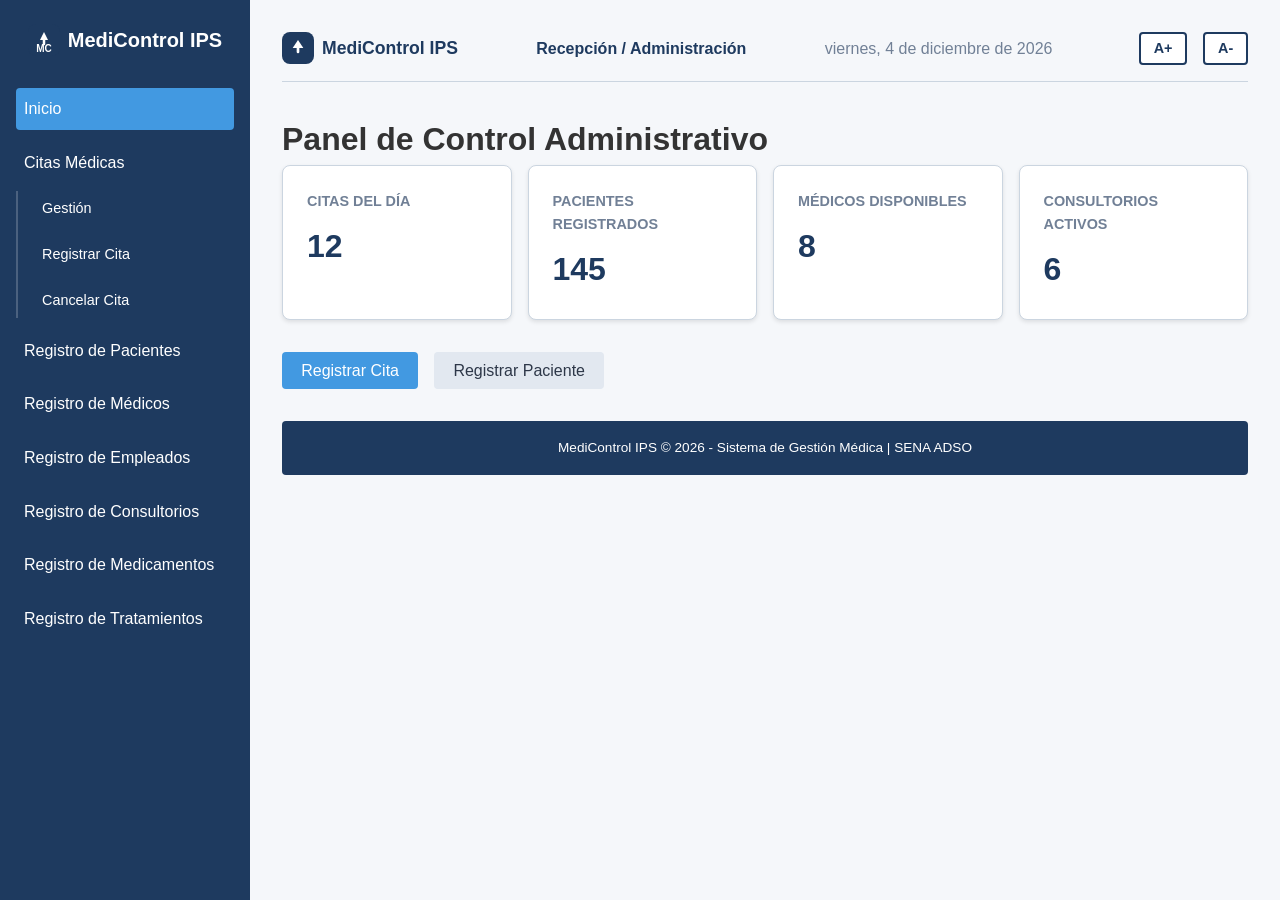
<file: index.html>
<!DOCTYPE html>
<html lang="es">
<head>
  <meta charset="UTF-8">
  <meta name="viewport" content="width=device-width, initial-scale=1.0">
  <title>MediControl IPS - Panel de Control</title>
  <link rel="stylesheet" href="css/styles.css">
</head>
<body>
  <div class="layout">
    <aside class="sidebar">
      <div class="logo-container">
        <svg class="logo-svg" viewBox="0 0 32 32" fill="none" xmlns="http://www.w3.org/2000/svg" aria-label="Logo MediControl IPS">
          <rect width="32" height="32" rx="8" fill="#1E3A5F"/>
          <path d="M16 8L20 16L12 16Z" fill="#FFFFFF"/>
          <path d="M16 12L16 20" stroke="#FFFFFF" stroke-width="2.5" stroke-linecap="round"/>
          <text x="16" y="28" font-family="Arial" font-size="10" font-weight="bold" fill="#FFFFFF" text-anchor="middle">MC</text>
        </svg>
        <span class="logo-texto">MediControl IPS</span>
      </div>
      <nav>
        <ul>
          <li><a href="index.html" class="menu-opcion activa">Inicio</a></li>
          <li>
            <a href="#" class="menu-opcion">Citas Médicas</a>
            <ul class="submenu">
              <li><a href="citas.html" class="menu-opcion">Gestión</a></li>
              <li><a href="registrar-cita.html" class="menu-opcion">Registrar Cita</a></li>
              <li><a href="cancelar-cita.html" class="menu-opcion">Cancelar Cita</a></li>
            </ul>
          </li>
          <li><a href="registrar-paciente.html" class="menu-opcion">Registro de Pacientes</a></li>
          <li><a href="registrar-medico.html" class="menu-opcion">Registro de Médicos</a></li>
          <li><a href="registrar-empleado.html" class="menu-opcion">Registro de Empleados</a></li>
          <li><a href="registrar-consultorio.html" class="menu-opcion">Registro de Consultorios</a></li>
          <li><a href="registrar-medicamento.html" class="menu-opcion">Registro de Medicamentos</a></li>
          <li><a href="registrar-tratamiento.html" class="menu-opcion">Registro de Tratamientos</a></li>
        </ul>
      </nav>
    </aside>

    <main class="contenido-principal">
      <header class="header">
        <div class="marca">
          <svg class="logo-svg" viewBox="0 0 24 24" fill="none" xmlns="http://www.w3.org/2000/svg" aria-label="Logo MediControl IPS">
            <rect width="24" height="24" rx="6" fill="#1E3A5F"/>
            <path d="M12 6L16 12L8 12Z" fill="#FFFFFF"/>
            <path d="M12 9L12 15" stroke="#FFFFFF" stroke-width="2" stroke-linecap="round"/>
          </svg>
          <span>MediControl IPS</span>
        </div>
        <div class="usuario">Recepción / Administración</div>
        <div class="fecha" id="fecha"></div>
        <div class="controles-acceso">
          <button class="btn-accesibilidad" id="btn-aumentar" title="Aumentar tamaño de texto (A+)">A+</button>
          <button class="btn-accesibilidad" id="btn-disminuir" title="Reducir tamaño de texto (A-)">A-</button>
        </div>
      </header>

      <h1>Panel de Control Administrativo</h1>

      <section class="metricas">
        <div class="tarjeta">
          <h3>Citas del Día</h3>
          <p class="valor">12</p>
        </div>
        <div class="tarjeta">
          <h3>Pacientes Registrados</h3>
          <p class="valor">145</p>
        </div>
        <div class="tarjeta">
          <h3>Médicos Disponibles</h3>
          <p class="valor">8</p>
        </div>
        <div class="tarjeta">
          <h3>Consultorios Activos</h3>
          <p class="valor">6</p>
        </div>
      </section>

      <section class="accesos-rapidos">
        <button class="btn-primario">Registrar Cita</button>
        <button class="btn-secundario">Registrar Paciente</button>
      </section>

      <footer class="pie-pagina"><p>MediControl IPS &copy; 2026 - Sistema de Gestión Médica | SENA ADSO</p></footer>
    </main>
  </div>

  <script>
    document.getElementById('fecha').textContent = new Date().toLocaleDateString('es-ES', {
      weekday: 'long',
      year: 'numeric',
      month: 'long',
      day: 'numeric'
    });

    const btnAumentar = document.getElementById('btn-aumentar');
    const btnDisminuir = document.getElementById('btn-disminuir');

    btnAumentar.addEventListener('click', function() {
      document.body.classList.remove('font-size-disminuido');
      document.body.classList.add('font-size-aumentado');
    });

    btnDisminuir.addEventListener('click', function() {
      document.body.classList.remove('font-size-aumentado');
      document.body.classList.add('font-size-disminuido');
    });
  </script>
</body>
</html>
</file>
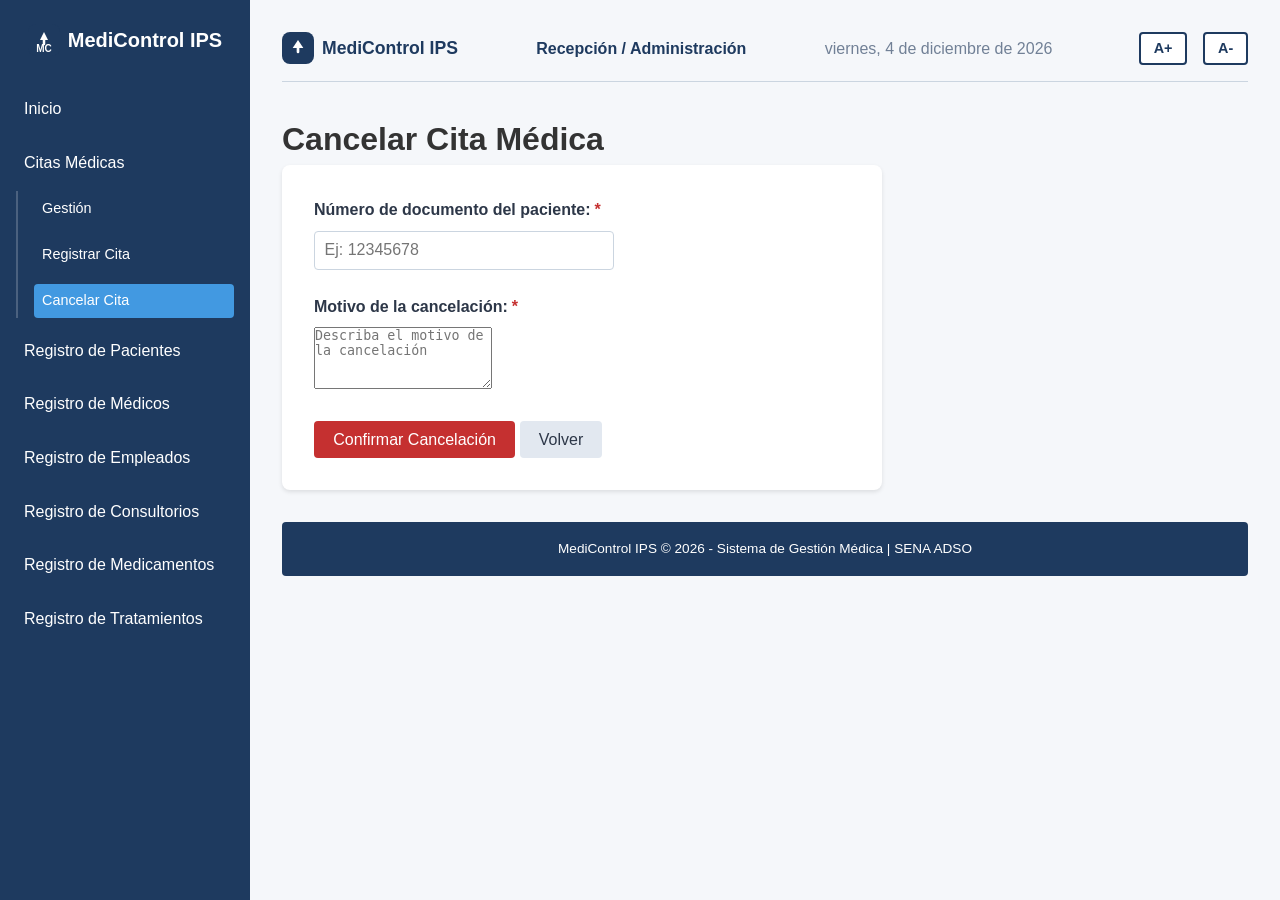
<file: cancelar-cita.html>
<!DOCTYPE html>
<html lang="es">
<head>
  <meta charset="UTF-8">
  <meta name="viewport" content="width=device-width, initial-scale=1.0">
  <title>MediControl IPS - Cancelar Cita</title>
  <link rel="stylesheet" href="css/styles.css">
</head>
<body>
  <div class="layout">
    <aside class="sidebar">
      <div class="logo-container">
        <svg class="logo-svg" viewBox="0 0 32 32" fill="none" xmlns="http://www.w3.org/2000/svg" aria-label="Logo MediControl IPS">
          <rect width="32" height="32" rx="8" fill="#1E3A5F"/>
          <path d="M16 8L20 16L12 16Z" fill="#FFFFFF"/>
          <path d="M16 12L16 20" stroke="#FFFFFF" stroke-width="2.5" stroke-linecap="round"/>
          <text x="16" y="28" font-family="Arial" font-size="10" font-weight="bold" fill="#FFFFFF" text-anchor="middle">MC</text>
        </svg>
        <span class="logo-texto">MediControl IPS</span>
      </div>
      <nav>
        <ul>
          <li><a href="index.html" class="menu-opcion">Inicio</a></li>
          <li>
            <a href="#" class="menu-opcion">Citas Médicas</a>
            <ul class="submenu">
              <li><a href="citas.html" class="menu-opcion">Gestión</a></li>
              <li><a href="registrar-cita.html" class="menu-opcion">Registrar Cita</a></li>
              <li><a href="cancelar-cita.html" class="menu-opcion activa">Cancelar Cita</a></li>
            </ul>
          </li>
          <li><a href="registrar-paciente.html" class="menu-opcion">Registro de Pacientes</a></li>
          <li><a href="registrar-medico.html" class="menu-opcion">Registro de Médicos</a></li>
          <li><a href="registrar-empleado.html" class="menu-opcion">Registro de Empleados</a></li>
          <li><a href="registrar-consultorio.html" class="menu-opcion">Registro de Consultorios</a></li>
          <li><a href="registrar-medicamento.html" class="menu-opcion">Registro de Medicamentos</a></li>
          <li><a href="registrar-tratamiento.html" class="menu-opcion">Registro de Tratamientos</a></li>
        </ul>
      </nav>
    </aside>

    <main class="contenido-principal">
      <header class="header">
        <div class="marca">
          <svg class="logo-svg" viewBox="0 0 24 24" fill="none" xmlns="http://www.w3.org/2000/svg" aria-label="Logo MediControl IPS">
            <rect width="24" height="24" rx="6" fill="#1E3A5F"/>
            <path d="M12 6L16 12L8 12Z" fill="#FFFFFF"/>
            <path d="M12 9L12 15" stroke="#FFFFFF" stroke-width="2" stroke-linecap="round"/>
          </svg>
          <span>MediControl IPS</span>
        </div>
        <div class="usuario">Recepción / Administración</div>
        <div class="fecha" id="fecha"></div>
        <div class="controles-acceso">
          <button class="btn-accesibilidad" id="btn-aumentar" title="Aumentar tamaño de texto (A+)">A+</button>
          <button class="btn-accesibilidad" id="btn-disminuir" title="Reducir tamaño de texto (A-)">A-</button>
        </div>
      </header>

      <h1>Cancelar Cita Médica</h1>

      <div class="formulario">
        <form id="form-cancelar-cita">
          <div class="form-group">
            <label for="documento-buscar">Número de documento del paciente:<span class="asterisco-requerido">*</span></label>
            <input type="text" id="documento-buscar" name="documento-buscar" placeholder="Ej: 12345678" required>
          </div>
          <div class="form-group">
            <label for="motivo-cancelacion">Motivo de la cancelación:<span class="asterisco-requerido">*</span></label>
            <textarea id="motivo-cancelacion" name="motivo-cancelacion" rows="4" placeholder="Describa el motivo de la cancelación" required></textarea>
          </div>
          <div class="form-acciones">
            <button type="submit" class="btn-advertencia">Confirmar Cancelación</button>
            <button type="button" class="btn-secundario" onclick="location.href='citas.html'">Volver</button>
          </div>
        </form>
      </div>

      <div class="modal" id="modal-confirmacion">
        <div class="modal-contenido">
          <div class="modal-exito-icon" style="color:var(--color-error);">!</div>
          <div class="modal-mensaje">¿Confirma la cancelación de la cita?</div>
          <div class="modal-acciones">
            <button class="btn-advertencia" onclick="confirmarCancelacion()">Sí, Cancelar</button>
            <button class="btn-secundario" onclick="cerrarModal()">No, Volver</button>
          </div>
        </div>
      </div>

      <footer class="pie-pagina"><p>MediControl IPS &copy; 2026 - Sistema de Gestión Médica | SENA ADSO</p></footer>
    </main>
  </div>

  <script>
    document.getElementById('fecha').textContent = new Date().toLocaleDateString('es-ES', {
      weekday: 'long',
      year: 'numeric',
      month: 'long',
      day: 'numeric'
    });

    const btnAumentar = document.getElementById('btn-aumentar');
    const btnDisminuir = document.getElementById('btn-disminuir');

    btnAumentar.addEventListener('click', function() {
      document.body.classList.remove('font-size-disminuido');
      document.body.classList.add('font-size-aumentado');
    });

    btnDisminuir.addEventListener('click', function() {
      document.body.classList.remove('font-size-aumentado');
      document.body.classList.add('font-size-disminuido');
    });

    const modal = document.getElementById('modal-confirmacion');

    function cerrarModal() {
      modal.classList.remove('activo');
    }

    function confirmarCancelacion() {
      const motivo = document.getElementById('motivo-cancelacion').value.trim();
      if (!motivo) {
        alert('Debe ingresar un motivo de cancelación');
        return;
      }
      alert('La cita ha sido cancelada exitosamente.');
      modal.classList.remove('activo');
      location.href = 'citas.html';
    }

    document.getElementById('form-cancelar-cita').addEventListener('submit', function(e) {
      e.preventDefault();
      modal.classList.add('activo');
    });
  </script>
</body>
</html>
</file>
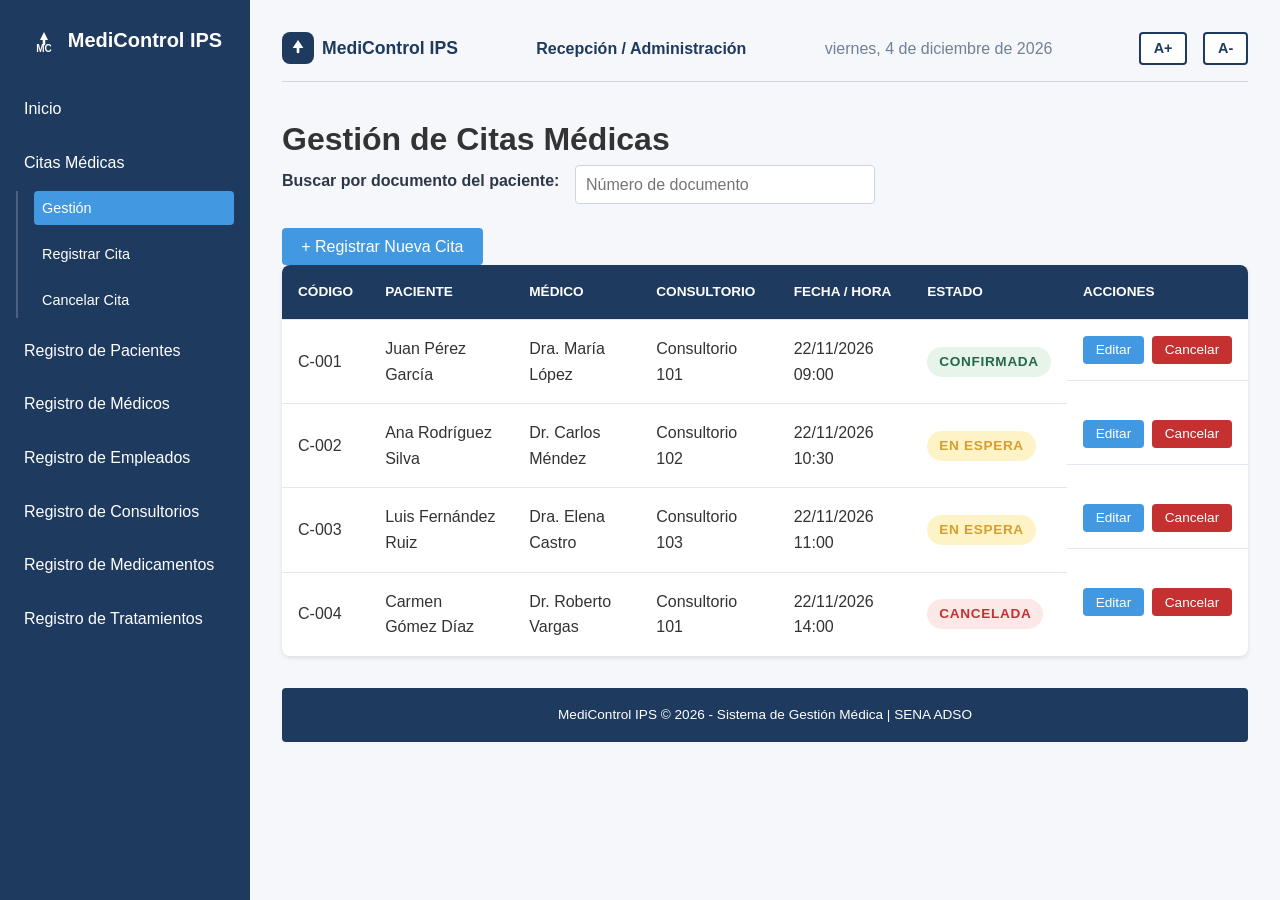
<file: citas.html>
<!DOCTYPE html>
<html lang="es">
<head>
  <meta charset="UTF-8">
  <meta name="viewport" content="width=device-width, initial-scale=1.0">
  <title>MediControl IPS - Gestión de Citas</title>
  <link rel="stylesheet" href="css/styles.css">
</head>
<body>
  <div class="layout">
    <aside class="sidebar">
      <div class="logo-container">
        <svg class="logo-svg" viewBox="0 0 32 32" fill="none" xmlns="http://www.w3.org/2000/svg" aria-label="Logo MediControl IPS">
          <rect width="32" height="32" rx="8" fill="#1E3A5F"/>
          <path d="M16 8L20 16L12 16Z" fill="#FFFFFF"/>
          <path d="M16 12L16 20" stroke="#FFFFFF" stroke-width="2.5" stroke-linecap="round"/>
          <text x="16" y="28" font-family="Arial" font-size="10" font-weight="bold" fill="#FFFFFF" text-anchor="middle">MC</text>
        </svg>
        <span class="logo-texto">MediControl IPS</span>
      </div>
      <nav>
        <ul>
          <li><a href="index.html" class="menu-opcion">Inicio</a></li>
          <li>
            <a href="#" class="menu-opcion">Citas Médicas</a>
            <ul class="submenu">
              <li><a href="citas.html" class="menu-opcion activa">Gestión</a></li>
              <li><a href="registrar-cita.html" class="menu-opcion">Registrar Cita</a></li>
              <li><a href="cancelar-cita.html" class="menu-opcion">Cancelar Cita</a></li>
            </ul>
          </li>
          <li><a href="registrar-paciente.html" class="menu-opcion">Registro de Pacientes</a></li>
          <li><a href="registrar-medico.html" class="menu-opcion">Registro de Médicos</a></li>
          <li><a href="registrar-empleado.html" class="menu-opcion">Registro de Empleados</a></li>
          <li><a href="registrar-consultorio.html" class="menu-opcion">Registro de Consultorios</a></li>
          <li><a href="registrar-medicamento.html" class="menu-opcion">Registro de Medicamentos</a></li>
          <li><a href="registrar-tratamiento.html" class="menu-opcion">Registro de Tratamientos</a></li>
        </ul>
      </nav>
    </aside>

    <main class="contenido-principal">
      <header class="header">
        <div class="marca">
          <svg class="logo-svg" viewBox="0 0 24 24" fill="none" xmlns="http://www.w3.org/2000/svg" aria-label="Logo MediControl IPS">
            <rect width="24" height="24" rx="6" fill="#1E3A5F"/>
            <path d="M12 6L16 12L8 12Z" fill="#FFFFFF"/>
            <path d="M12 9L12 15" stroke="#FFFFFF" stroke-width="2" stroke-linecap="round"/>
          </svg>
          <span>MediControl IPS</span>
        </div>
        <div class="usuario">Recepción / Administración</div>
        <div class="fecha" id="fecha"></div>
        <div class="controles-acceso">
          <button class="btn-accesibilidad" id="btn-aumentar" title="Aumentar tamaño de texto (A+)">A+</button>
          <button class="btn-accesibilidad" id="btn-disminuir" title="Reducir tamaño de texto (A-)">A-</button>
        </div>
      </header>

      <h1>Gestión de Citas Médicas</h1>

      <div class="filtro-busqueda">
        <label for="busqueda-documento">Buscar por documento del paciente:</label>
        <input type="text" id="busqueda-documento" placeholder="Número de documento">
      </div>

      <button class="btn-primario" onclick="location.href='registrar-cita.html'">+ Registrar Nueva Cita</button>

      <table>
        <thead>
          <tr>
            <th>Código</th>
            <th>Paciente</th>
            <th>Médico</th>
            <th>Consultorio</th>
            <th>Fecha / Hora</th>
            <th>Estado</th>
            <th>Acciones</th>
          </tr>
        </thead>
        <tbody id="cuerpo-tabla">
          <tr>
            <td>C-001</td>
            <td>Juan Pérez García</td>
            <td>Dra. María López</td>
            <td>Consultorio 101</td>
            <td>22/11/2026 09:00</td>
            <td><span class="badge badge-confirmada">Confirmada</span></td>
            <td class="acciones">
              <button class="btn-editar">Editar</button>
              <button class="btn-eliminar">Cancelar</button>
            </td>
          </tr>
          <tr>
            <td>C-002</td>
            <td>Ana Rodríguez Silva</td>
            <td>Dr. Carlos Méndez</td>
            <td>Consultorio 102</td>
            <td>22/11/2026 10:30</td>
            <td><span class="badge badge-espera">En Espera</span></td>
            <td class="acciones">
              <button class="btn-editar">Editar</button>
              <button class="btn-eliminar">Cancelar</button>
            </td>
          </tr>
          <tr>
            <td>C-003</td>
            <td>Luis Fernández Ruiz</td>
            <td>Dra. Elena Castro</td>
            <td>Consultorio 103</td>
            <td>22/11/2026 11:00</td>
            <td><span class="badge badge-espera">En Espera</span></td>
            <td class="acciones">
              <button class="btn-editar">Editar</button>
              <button class="btn-eliminar">Cancelar</button>
            </td>
          </tr>
          <tr>
            <td>C-004</td>
            <td>Carmen Gómez Díaz</td>
            <td>Dr. Roberto Vargas</td>
            <td>Consultorio 101</td>
            <td>22/11/2026 14:00</td>
            <td><span class="badge badge-cancelada">Cancelada</span></td>
            <td class="acciones">
              <button class="btn-editar">Editar</button>
              <button class="btn-eliminar">Cancelar</button>
            </td>
          </tr>
        </tbody>
      </table>

      <footer class="pie-pagina"><p>MediControl IPS &copy; 2026 - Sistema de Gestión Médica | SENA ADSO</p></footer>
    </main>
  </div>

  <script>
    document.getElementById('fecha').textContent = new Date().toLocaleDateString('es-ES', {
      weekday: 'long',
      year: 'numeric',
      month: 'long',
      day: 'numeric'
    });

    const btnAumentar = document.getElementById('btn-aumentar');
    const btnDisminuir = document.getElementById('btn-disminuir');

    btnAumentar.addEventListener('click', function() {
      document.body.classList.remove('font-size-disminuido');
      document.body.classList.add('font-size-aumentado');
    });

    btnDisminuir.addEventListener('click', function() {
      document.body.classList.remove('font-size-aumentado');
      document.body.classList.add('font-size-disminuido');
    });
  </script>
</body>
</html>
</file>
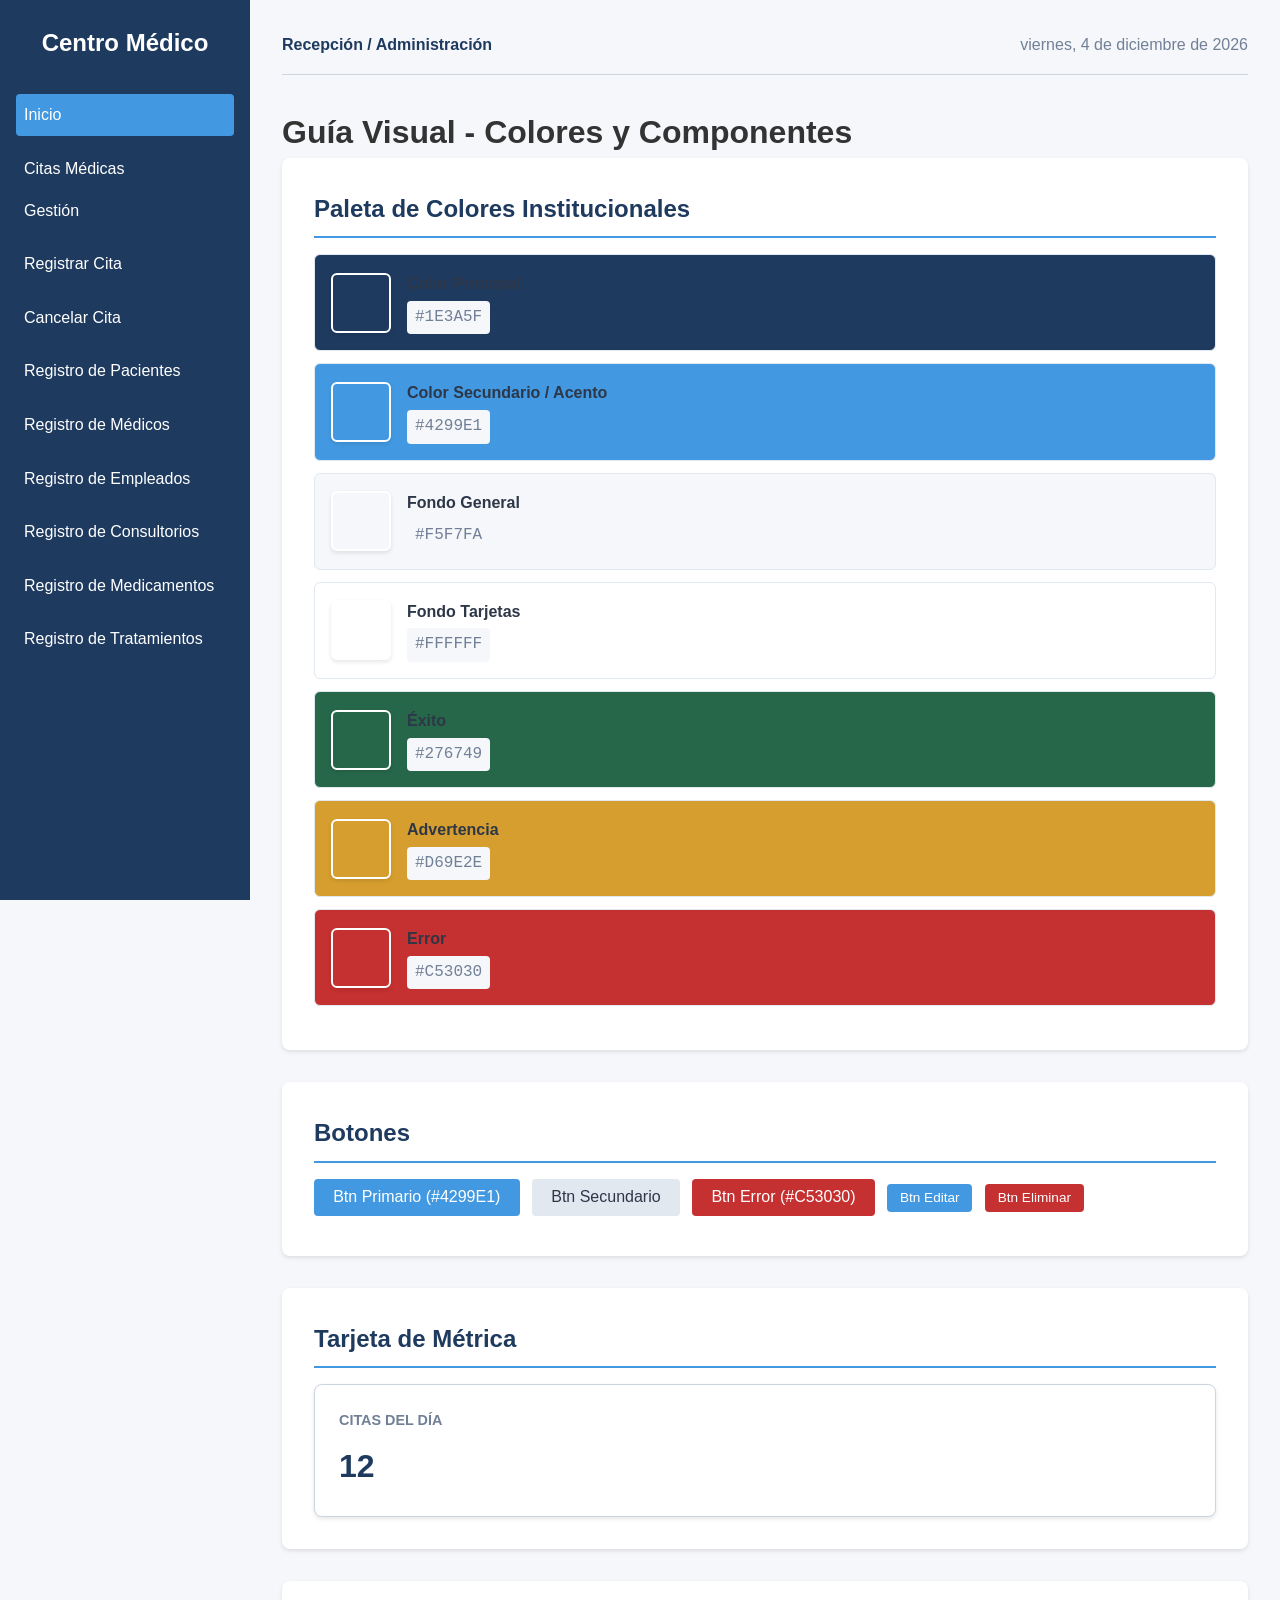
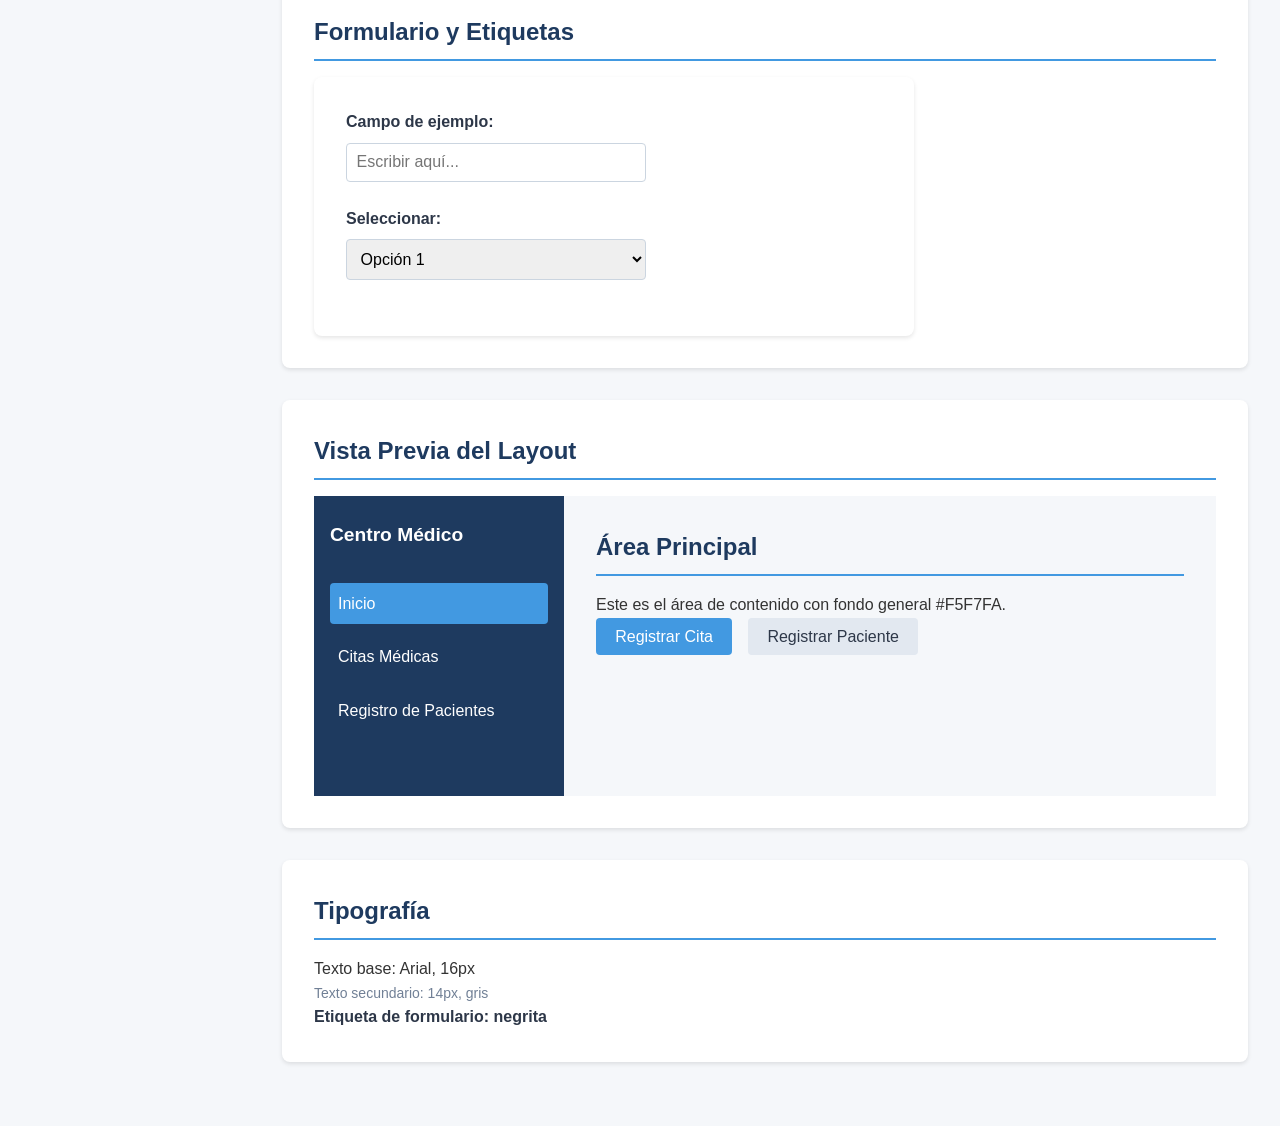
<file: preview-colores.html>
<!DOCTYPE html>
<html lang="es">
<head>
  <meta charset="UTF-8">
  <meta name="viewport" content="width=device-width, initial-scale=1.0">
  <title>Centro Médico - Guía Visual de Colores</title>
  <link rel="stylesheet" href="css/styles.css">
  <style>
    .guia-seccion {
      background-color: var(--color-tarjeta);
      padding: 2rem;
      border-radius: 8px;
      margin-bottom: 2rem;
      box-shadow: 0 2px 4px rgba(0, 0, 0, 0.1);
    }
    .guia-seccion h2 {
      color: var(--color-principal);
      margin-bottom: 1rem;
      border-bottom: 2px solid var(--color-secundario);
      padding-bottom: 0.5rem;
    }
    .color-muestra {
      display: flex;
      align-items: center;
      gap: 1rem;
      padding: 1rem;
      border-radius: 6px;
      margin-bottom: 0.75rem;
      border: 1px solid #E2E8F0;
    }
    .color-cuadro {
      width: 60px;
      height: 60px;
      border-radius: 6px;
      flex-shrink: 0;
      border: 2px solid #fff;
      box-shadow: 0 2px 4px rgba(0,0,0,0.1);
    }
    .color-info {
      flex: 1;
    }
    .color-nombre {
      font-weight: 600;
      color: #2D3748;
    }
    .color-hex {
      font-family: monospace;
      color: #718096;
      background-color: #F5F7FA;
      padding: 0.25rem 0.5rem;
      border-radius: 4px;
      display: inline-block;
      margin-top: 0.25rem;
    }
    .btn-muestra {
      margin-right: 0.5rem;
      margin-bottom: 0.5rem;
    }
    .layout-preview {
      display: flex;
      gap: 0;
      margin-top: 1rem;
    }
    .sidebar-preview {
      width: 250px;
      background-color: var(--color-principal);
      color: #fff;
      padding: 1.5rem 1rem;
      height: 300px;
      flex-shrink: 0;
    }
    .contenido-preview {
      flex: 1;
      padding: 2rem;
      background-color: var(--color-fondo);
    }
  </style>
</head>
<body>
  <div class="layout">
    <aside class="sidebar">
      <div class="logo">Centro Médico</div>
      <nav>
        <ul>
          <li><a href="index.html" class="active">Inicio</a></li>
          <li>
            <a href="#">Citas Médicas</a>
            <ul>
              <li><a href="#">Gestión</a></li>
              <li><a href="#">Registrar Cita</a></li>
              <li><a href="#">Cancelar Cita</a></li>
            </ul>
          </li>
          <li><a href="#">Registro de Pacientes</a></li>
          <li><a href="#">Registro de Médicos</a></li>
          <li><a href="#">Registro de Empleados</a></li>
          <li><a href="#">Registro de Consultorios</a></li>
          <li><a href="#">Registro de Medicamentos</a></li>
          <li><a href="#">Registro de Tratamientos</a></li>
        </ul>
      </nav>
    </aside>

    <main class="contenido-principal">
      <header class="header">
        <div class="usuario">Recepción / Administración</div>
        <div class="fecha" id="fecha"></div>
      </header>

      <h1>Guía Visual - Colores y Componentes</h1>

      <section class="guia-seccion">
        <h2>Paleta de Colores Institucionales</h2>

        <div class="color-muestra" style="background-color: #1E3A5F;">
          <div class="color-cuadro" style="background-color: #1E3A5F;"></div>
          <div class="color-info">
            <div class="color-nombre">Color Principal</div>
            <div class="color-hex">#1E3A5F</div>
          </div>
        </div>

        <div class="color-muestra" style="background-color: #4299E1;">
          <div class="color-cuadro" style="background-color: #4299E1;"></div>
          <div class="color-info">
            <div class="color-nombre">Color Secundario / Acento</div>
            <div class="color-hex">#4299E1</div>
          </div>
        </div>

        <div class="color-muestra" style="background-color: #F5F7FA;">
          <div class="color-cuadro" style="background-color: #F5F7FA;"></div>
          <div class="color-info">
            <div class="color-nombre">Fondo General</div>
            <div class="color-hex">#F5F7FA</div>
          </div>
        </div>

        <div class="color-muestra" style="background-color: #FFFFFF;">
          <div class="color-cuadro" style="background-color: #FFFFFF;"></div>
          <div class="color-info">
            <div class="color-nombre">Fondo Tarjetas</div>
            <div class="color-hex">#FFFFFF</div>
          </div>
        </div>

        <div class="color-muestra" style="background-color: #276749;">
          <div class="color-cuadro" style="background-color: #276749;"></div>
          <div class="color-info">
            <div class="color-nombre">Éxito</div>
            <div class="color-hex">#276749</div>
          </div>
        </div>

        <div class="color-muestra" style="background-color: #D69E2E;">
          <div class="color-cuadro" style="background-color: #D69E2E;"></div>
          <div class="color-info">
            <div class="color-nombre">Advertencia</div>
            <div class="color-hex">#D69E2E</div>
          </div>
        </div>

        <div class="color-muestra" style="background-color: #C53030;">
          <div class="color-cuadro" style="background-color: #C53030;"></div>
          <div class="color-info">
            <div class="color-nombre">Error</div>
            <div class="color-hex">#C53030</div>
          </div>
        </div>
      </section>

      <section class="guia-seccion">
        <h2>Botones</h2>
        <button class="btn-primario btn-muestra">Btn Primario (#4299E1)</button>
        <button class="btn-secundario btn-muestra">Btn Secundario</button>
        <button class="btn-advertencia btn-muestra">Btn Error (#C53030)</button>
        <button class="btn-editar btn-muestra">Btn Editar</button>
        <button class="btn-eliminar btn-muestra">Btn Eliminar</button>
      </section>

      <section class="guia-seccion">
        <h2>Tarjeta de Métrica</h2>
        <div class="tarjeta">
          <h3>Citas del Día</h3>
          <p class="valor">12</p>
        </div>
      </section>

      <section class="guia-seccion">
        <h2>Formulario y Etiquetas</h2>
        <div class="formulario">
          <div class="form-group">
            <label for="campo-ejemplo">Campo de ejemplo:</label>
            <input type="text" id="campo-ejemplo" placeholder="Escribir aquí...">
          </div>
          <div class="form-group">
            <label for="select-ejemplo">Seleccionar:</label>
            <select id="select-ejemplo">
              <option>Opción 1</option>
              <option>Opción 2</option>
            </select>
          </div>
        </div>
      </section>

      <section class="guia-seccion">
        <h2>Vista Previa del Layout</h2>
        <div class="layout-preview">
          <div class="sidebar-preview">
            <div style="font-weight: bold; font-size: 1.2rem; margin-bottom: 2rem;">Centro Médico</div>
            <nav>
              <ul style="list-style: none; padding: 0;">
                <li style="margin-bottom: 0.75rem;">
                  <a href="#" style="color: #fff; text-decoration: none; padding: 0.5rem; display: block; border-radius: 4px; background-color: var(--color-secundario);">Inicio</a>
                </li>
                <li style="margin-bottom: 0.75rem;">
                  <a href="#" style="color: #fff; text-decoration: none; padding: 0.5rem; display: block; border-radius: 4px;">Citas Médicas</a>
                </li>
                <li style="margin-bottom: 0.75rem;">
                  <a href="#" style="color: #fff; text-decoration: none; padding: 0.5rem; display: block; border-radius: 4px;">Registro de Pacientes</a>
                </li>
              </ul>
            </nav>
          </div>
          <div class="contenido-preview">
            <h2>Área Principal</h2>
            <p>Este es el área de contenido con fondo general #F5F7FA.</p>
            <div class="accesos-rapidos">
              <button class="btn-primario">Registrar Cita</button>
              <button class="btn-secundario">Registrar Paciente</button>
            </div>
          </div>
        </div>
      </section>

      <section class="guia-seccion">
        <h2>Tipografía</h2>
        <p style="font-family: Arial, sans-serif; font-size: 16px;">Texto base: Arial, 16px</p>
        <p style="font-family: Arial, sans-serif; font-size: 14px; color: #718096;">Texto secundario: 14px, gris</p>
        <p style="font-family: Arial, sans-serif; font-weight: 600; color: #2D3748;">Etiqueta de formulario: negrita</p>
      </section>
    </main>
  </div>

  <script>
    document.getElementById('fecha').textContent = new Date().toLocaleDateString('es-ES', {
      weekday: 'long',
      year: 'numeric',
      month: 'long',
      day: 'numeric'
    });
  </script>
</body>
</html>
</file>
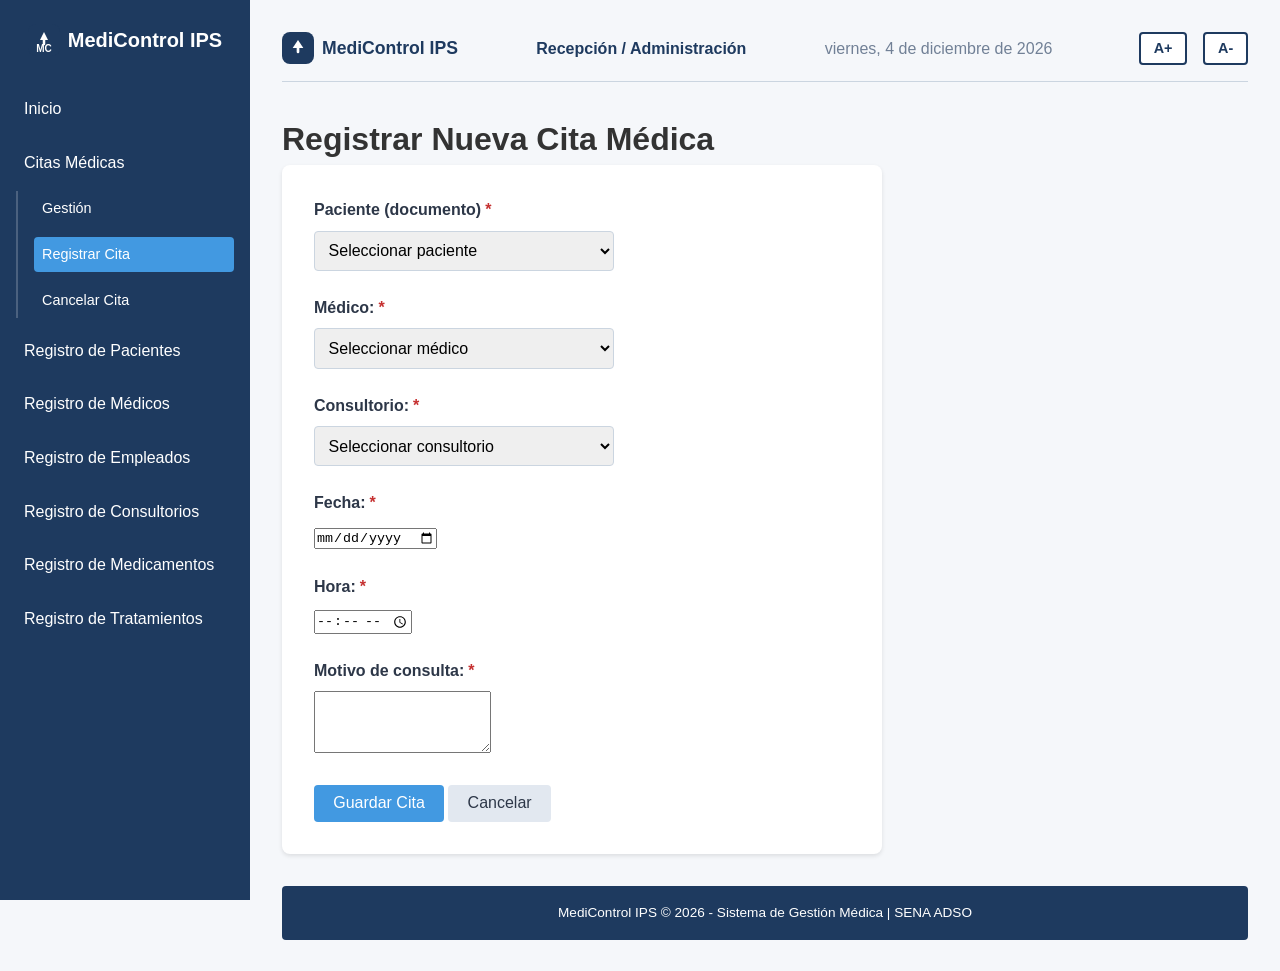
<file: registrar-cita.html>
<!DOCTYPE html>
<html lang="es">
<head>
  <meta charset="UTF-8">
  <meta name="viewport" content="width=device-width, initial-scale=1.0">
  <title>MediControl IPS - Registrar Cita</title>
  <link rel="stylesheet" href="css/styles.css">
</head>
<body>
  <div class="layout">
    <aside class="sidebar">
      <div class="logo-container">
        <svg class="logo-svg" viewBox="0 0 32 32" fill="none" xmlns="http://www.w3.org/2000/svg" aria-label="Logo MediControl IPS">
          <rect width="32" height="32" rx="8" fill="#1E3A5F"/>
          <path d="M16 8L20 16L12 16Z" fill="#FFFFFF"/>
          <path d="M16 12L16 20" stroke="#FFFFFF" stroke-width="2.5" stroke-linecap="round"/>
          <text x="16" y="28" font-family="Arial" font-size="10" font-weight="bold" fill="#FFFFFF" text-anchor="middle">MC</text>
        </svg>
        <span class="logo-texto">MediControl IPS</span>
      </div>
      <nav>
        <ul>
          <li><a href="index.html" class="menu-opcion">Inicio</a></li>
          <li>
            <a href="#" class="menu-opcion">Citas Médicas</a>
            <ul class="submenu">
              <li><a href="citas.html" class="menu-opcion">Gestión</a></li>
              <li><a href="registrar-cita.html" class="menu-opcion activa">Registrar Cita</a></li>
              <li><a href="cancelar-cita.html" class="menu-opcion">Cancelar Cita</a></li>
            </ul>
          </li>
          <li><a href="registrar-paciente.html" class="menu-opcion">Registro de Pacientes</a></li>
          <li><a href="registrar-medico.html" class="menu-opcion">Registro de Médicos</a></li>
          <li><a href="registrar-empleado.html" class="menu-opcion">Registro de Empleados</a></li>
          <li><a href="registrar-consultorio.html" class="menu-opcion">Registro de Consultorios</a></li>
          <li><a href="registrar-medicamento.html" class="menu-opcion">Registro de Medicamentos</a></li>
          <li><a href="registrar-tratamiento.html" class="menu-opcion">Registro de Tratamientos</a></li>
        </ul>
      </nav>
    </aside>

    <main class="contenido-principal">
      <header class="header">
        <div class="marca">
          <svg class="logo-svg" viewBox="0 0 24 24" fill="none" xmlns="http://www.w3.org/2000/svg" aria-label="Logo MediControl IPS">
            <rect width="24" height="24" rx="6" fill="#1E3A5F"/>
            <path d="M12 6L16 12L8 12Z" fill="#FFFFFF"/>
            <path d="M12 9L12 15" stroke="#FFFFFF" stroke-width="2" stroke-linecap="round"/>
          </svg>
          <span>MediControl IPS</span>
        </div>
        <div class="usuario">Recepción / Administración</div>
        <div class="fecha" id="fecha"></div>
        <div class="controles-acceso">
          <button class="btn-accesibilidad" id="btn-aumentar" title="Aumentar tamaño de texto (A+)">A+</button>
          <button class="btn-accesibilidad" id="btn-disminuir" title="Reducir tamaño de texto (A-)">A-</button>
        </div>
      </header>

      <h1>Registrar Nueva Cita Médica</h1>

      <div class="formulario">
        <form id="form-registrar-cita" novalidate>
          <div class="form-group">
            <label for="paciente">Paciente (documento)<span class="asterisco-requerido">*</span></label>
            <select id="paciente" name="paciente" required>
              <option value="">Seleccionar paciente</option>
              <option value="12345678">Juan Pérez García - 12345678</option>
              <option value="87654321">Ana Rodríguez Silva - 87654321</option>
              <option value="11223344">Luis Fernández Ruiz - 11223344</option>
              <option value="55667788">Carmen Gómez Díaz - 55667788</option>
            </select>
          </div>
          <div class="form-group">
            <label for="medico">Médico:<span class="asterisco-requerido">*</span></label>
            <select id="medico" name="medico" required>
              <option value="">Seleccionar médico</option>
              <option value="Dra. María López">Dra. María López</option>
              <option value="Dr. Carlos Méndez">Dr. Carlos Méndez</option>
              <option value="Dra. Elena Castro">Dra. Elena Castro</option>
              <option value="Dr. Roberto Vargas">Dr. Roberto Vargas</option>
            </select>
          </div>
          <div class="form-group">
            <label for="consultorio">Consultorio:<span class="asterisco-requerido">*</span></label>
            <select id="consultorio" name="consultorio" required>
              <option value="">Seleccionar consultorio</option>
              <option value="Consultorio 101">Consultorio 101</option>
              <option value="Consultorio 102">Consultorio 102</option>
              <option value="Consultorio 103">Consultorio 103</option>
              <option value="Consultorio 104">Consultorio 104</option>
            </select>
          </div>
          <div class="form-group">
            <label for="fecha">Fecha:<span class="asterisco-requerido">*</span></label>
            <input type="date" id="fecha" name="fecha" required>
          </div>
          <div class="form-group">
            <label for="hora">Hora:<span class="asterisco-requerido">*</span></label>
            <input type="time" id="hora" name="hora" required>
          </div>
          <div class="form-group">
            <label for="motivo">Motivo de consulta:<span class="asterisco-requerido">*</span></label>
            <textarea id="motivo" name="motivo" rows="4" required></textarea>
          </div>
          <div class="form-acciones">
            <button type="submit" class="btn-primario">Guardar Cita</button>
            <button type="button" class="btn-secundario" onclick="location.href='citas.html'">Cancelar</button>
          </div>
        </form>
      </div>

      <div class="modal" id="modal-exito">
        <div class="modal-contenido">
          <div class="modal-exito-icon">✓</div>
          <div class="modal-mensaje">¡Cita registrada con éxito!</div>
          <div class="modal-acciones">
            <button class="btn-primario" onclick="imprimirComprobante()">🖨️ Imprimir Comprobante de Cita</button>
            <button class="btn-secundario" onclick="location.href='citas.html'">Aceptar</button>
          </div>
        </div>
      </div>

      <footer class="pie-pagina"><p>MediControl IPS &copy; 2026 - Sistema de Gestión Médica | SENA ADSO</p></footer>
    </main>
  </div>

  <script>
    document.getElementById('fecha').textContent = new Date().toLocaleDateString('es-ES', {
      weekday: 'long',
      year: 'numeric',
      month: 'long',
      day: 'numeric'
    });

    const btnAumentar = document.getElementById('btn-aumentar');
    const btnDisminuir = document.getElementById('btn-disminuir');

    btnAumentar.addEventListener('click', function() {
      document.body.classList.remove('font-size-disminuido');
      document.body.classList.add('font-size-aumentado');
    });

    btnDisminuir.addEventListener('click', function() {
      document.body.classList.remove('font-size-aumentado');
      document.body.classList.add('font-size-disminuido');
    });

    const fechaInput = document.getElementById('fecha');
    const hoy = new Date().toISOString().split('T')[0];
    fechaInput.setAttribute('min', hoy);

    const form = document.getElementById('form-registrar-cita');
    const inputs = form.querySelectorAll('select, input, textarea');

    inputs.forEach(input => {
      input.addEventListener('blur', function() {
        if (this.value.trim() === '' || this.value === '') {
          this.classList.add('invalido');
          this.classList.remove('valido');
        } else {
          this.classList.remove('invalido');
          this.classList.add('valido');
        }
      });

      input.addEventListener('input', function() {
        if (this.checkValidity() && this.value.trim() !== '') {
          this.classList.remove('invalido');
          this.classList.add('valido');
        } else if (this.value.trim() !== '') {
          this.classList.add('invalido');
          this.classList.remove('valido');
        }
      });
    });

    form.addEventListener('submit', function(e) {
      e.preventDefault();
      let valido = true;
      inputs.forEach(input => {
        if (!input.checkValidity() || input.value.trim() === '') {
          input.classList.add('invalido');
          input.classList.remove('valido');
          valido = false;
        } else {
          input.classList.remove('invalido');
          input.classList.add('valido');
        }
      });
      if (valido) {
        document.getElementById('modal-exito').classList.add('activo');
      }
    });

    function imprimirComprobante() {
      window.print();
    }
  </script>
</body>
</html>
</file>
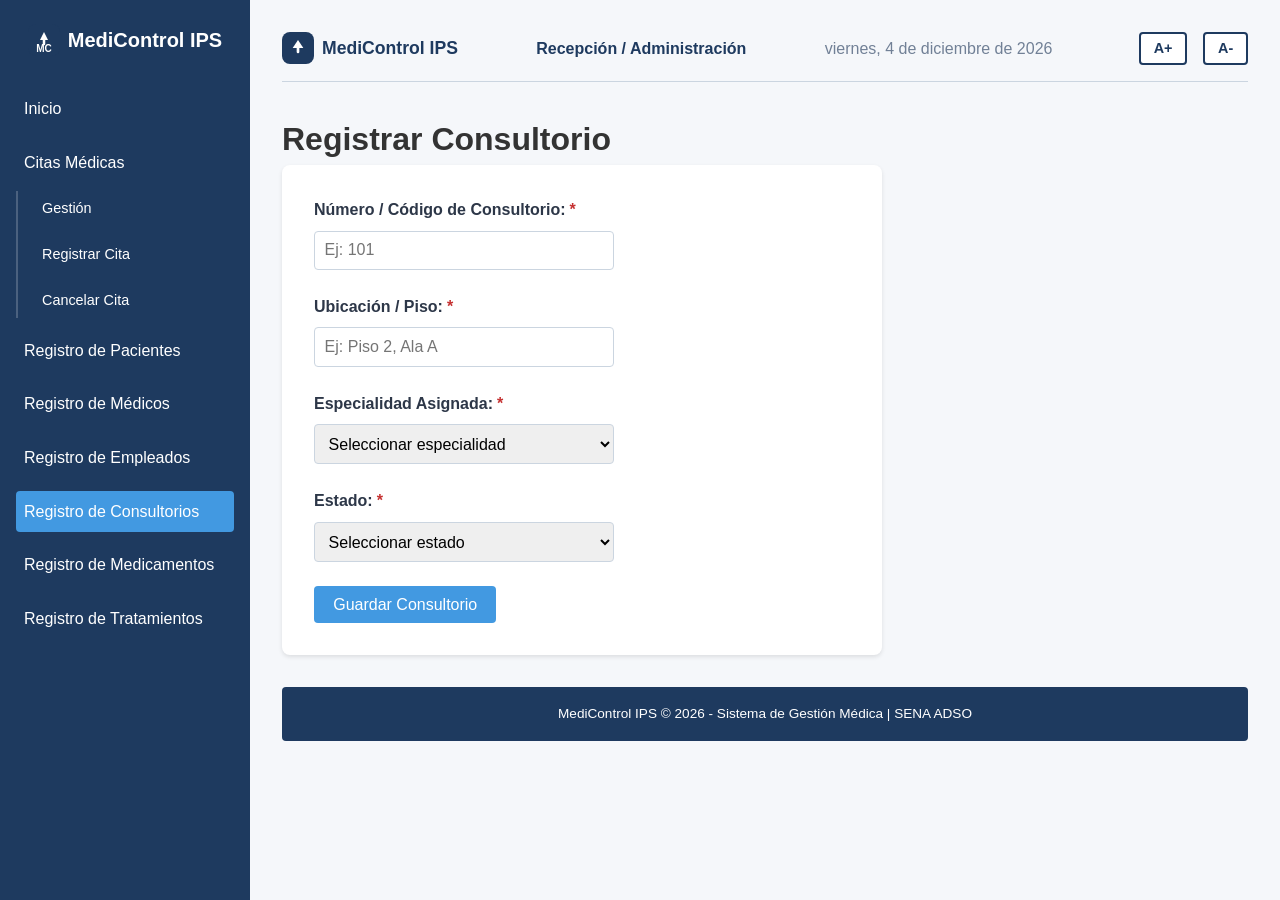
<file: registrar-consultorio.html>
<!DOCTYPE html>
<html lang="es">
<head>
  <meta charset="UTF-8">
  <meta name="viewport" content="width=device-width, initial-scale=1.0">
  <title>MediControl IPS - Registrar Consultorio</title>
  <link rel="stylesheet" href="css/styles.css">
</head>
<body>
  <div class="layout">
    <aside class="sidebar">
      <div class="logo-container">
        <svg class="logo-svg" viewBox="0 0 32 32" fill="none" xmlns="http://www.w3.org/2000/svg" aria-label="Logo MediControl IPS">
          <rect width="32" height="32" rx="8" fill="#1E3A5F"/>
          <path d="M16 8L20 16L12 16Z" fill="#FFFFFF"/>
          <path d="M16 12L16 20" stroke="#FFFFFF" stroke-width="2.5" stroke-linecap="round"/>
          <text x="16" y="28" font-family="Arial" font-size="10" font-weight="bold" fill="#FFFFFF" text-anchor="middle">MC</text>
        </svg>
        <span class="logo-texto">MediControl IPS</span>
      </div>
      <nav>
        <ul>
          <li><a href="index.html" class="menu-opcion">Inicio</a></li>
          <li>
            <a href="#" class="menu-opcion">Citas Médicas</a>
            <ul class="submenu">
              <li><a href="citas.html" class="menu-opcion">Gestión</a></li>
              <li><a href="registrar-cita.html" class="menu-opcion">Registrar Cita</a></li>
              <li><a href="cancelar-cita.html" class="menu-opcion">Cancelar Cita</a></li>
            </ul>
          </li>
          <li><a href="registrar-paciente.html" class="menu-opcion">Registro de Pacientes</a></li>
          <li><a href="registrar-medico.html" class="menu-opcion">Registro de Médicos</a></li>
          <li><a href="registrar-empleado.html" class="menu-opcion">Registro de Empleados</a></li>
          <li><a href="registrar-consultorio.html" class="menu-opcion activa">Registro de Consultorios</a></li>
          <li><a href="registrar-medicamento.html" class="menu-opcion">Registro de Medicamentos</a></li>
          <li><a href="registrar-tratamiento.html" class="menu-opcion">Registro de Tratamientos</a></li>
        </ul>
      </nav>
    </aside>

    <main class="contenido-principal">
      <header class="header">
        <div class="marca">
          <svg class="logo-svg" viewBox="0 0 24 24" fill="none" xmlns="http://www.w3.org/2000/svg" aria-label="Logo MediControl IPS">
            <rect width="24" height="24" rx="6" fill="#1E3A5F"/>
            <path d="M12 6L16 12L8 12Z" fill="#FFFFFF"/>
            <path d="M12 9L12 15" stroke="#FFFFFF" stroke-width="2" stroke-linecap="round"/>
          </svg>
          <span>MediControl IPS</span>
        </div>
        <div class="usuario">Recepción / Administración</div>
        <div class="fecha" id="fecha"></div>
        <div class="controles-acceso">
          <button class="btn-accesibilidad" id="btn-aumentar" title="Aumentar tamaño de texto (A+)">A+</button>
          <button class="btn-accesibilidad" id="btn-disminuir" title="Reducir tamaño de texto (A-)">A-</button>
        </div>
      </header>

      <h1>Registrar Consultorio</h1>

      <div class="formulario">
        <form id="form-registrar-consultorio">
          <div class="form-group">
            <label for="numero-consultorio">Número / Código de Consultorio:<span class="asterisco-requerido">*</span></label>
            <input type="text" id="numero-consultorio" name="numero-consultorio" placeholder="Ej: 101" required>
          </div>
          <div class="form-group">
            <label for="ubicacion">Ubicación / Piso:<span class="asterisco-requerido">*</span></label>
            <input type="text" id="ubicacion" name="ubicacion" placeholder="Ej: Piso 2, Ala A" required>
          </div>
          <div class="form-group">
            <label for="especialidad">Especialidad Asignada:<span class="asterisco-requerido">*</span></label>
            <select id="especialidad" name="especialidad" required>
              <option value="">Seleccionar especialidad</option>
              <option value="Medicina General">Medicina General</option>
              <option value="Pediatría">Pediatría</option>
              <option value="Ginecología">Ginecología</option>
              <option value="Cardiología">Cardiología</option>
              <option value="Dermatología">Dermatología</option>
              <option value="Traumatología">Traumatología</option>
              <option value="Oftalmología">Oftalmología</option>
            </select>
          </div>
          <div class="form-group">
            <label for="estado">Estado:<span class="asterisco-requerido">*</span></label>
            <select id="estado" name="estado" required>
              <option value="">Seleccionar estado</option>
              <option value="Disponible">Disponible</option>
              <option value="Mantenimiento">Mantenimiento</option>
            </select>
          </div>
          <div class="form-acciones">
            <button type="submit" class="btn-primario">Guardar Consultorio</button>
          </div>
        </form>
      </div>

      <footer class="pie-pagina"><p>MediControl IPS &copy; 2026 - Sistema de Gestión Médica | SENA ADSO</p></footer>
    </main>
  </div>

  <script>
    document.getElementById('fecha').textContent = new Date().toLocaleDateString('es-ES', {
      weekday: 'long',
      year: 'numeric',
      month: 'long',
      day: 'numeric'
    });

    const btnAumentar = document.getElementById('btn-aumentar');
    const btnDisminuir = document.getElementById('btn-disminuir');

    btnAumentar.addEventListener('click', function() {
      document.body.classList.remove('font-size-disminuido');
      document.body.classList.add('font-size-aumentado');
    });

    btnDisminuir.addEventListener('click', function() {
      document.body.classList.remove('font-size-aumentado');
      document.body.classList.add('font-size-disminuido');
    });
  </script>
</body>
</html>
</file>
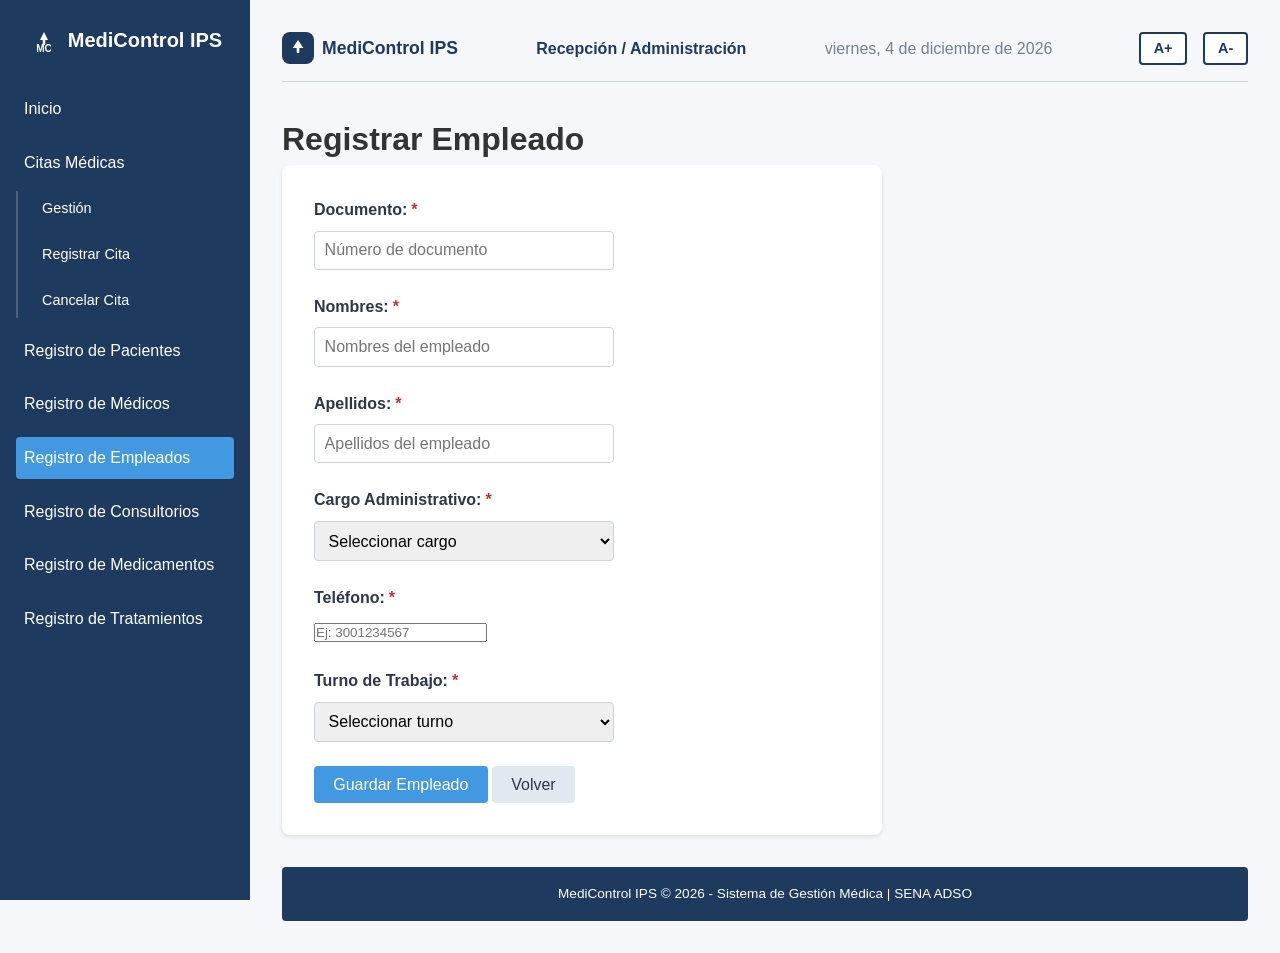
<file: registrar-empleado.html>
<!DOCTYPE html>
<html lang="es">
<head>
  <meta charset="UTF-8">
  <meta name="viewport" content="width=device-width, initial-scale=1.0">
  <title>MediControl IPS - Registrar Empleado</title>
  <link rel="stylesheet" href="css/styles.css">
</head>
<body>
  <div class="layout">
    <aside class="sidebar">
      <div class="logo-container">
        <svg class="logo-svg" viewBox="0 0 32 32" fill="none" xmlns="http://www.w3.org/2000/svg" aria-label="Logo MediControl IPS">
          <rect width="32" height="32" rx="8" fill="#1E3A5F"/>
          <path d="M16 8L20 16L12 16Z" fill="#FFFFFF"/>
          <path d="M16 12L16 20" stroke="#FFFFFF" stroke-width="2.5" stroke-linecap="round"/>
          <text x="16" y="28" font-family="Arial" font-size="10" font-weight="bold" fill="#FFFFFF" text-anchor="middle">MC</text>
        </svg>
        <span class="logo-texto">MediControl IPS</span>
      </div>
      <nav>
        <ul>
          <li><a href="index.html" class="menu-opcion">Inicio</a></li>
          <li>
            <a href="#" class="menu-opcion">Citas Médicas</a>
            <ul class="submenu">
              <li><a href="citas.html" class="menu-opcion">Gestión</a></li>
              <li><a href="registrar-cita.html" class="menu-opcion">Registrar Cita</a></li>
              <li><a href="cancelar-cita.html" class="menu-opcion">Cancelar Cita</a></li>
            </ul>
          </li>
          <li><a href="registrar-paciente.html" class="menu-opcion">Registro de Pacientes</a></li>
          <li><a href="registrar-medico.html" class="menu-opcion">Registro de Médicos</a></li>
          <li><a href="registrar-empleado.html" class="menu-opcion activa">Registro de Empleados</a></li>
          <li><a href="registrar-consultorio.html" class="menu-opcion">Registro de Consultorios</a></li>
          <li><a href="registrar-medicamento.html" class="menu-opcion">Registro de Medicamentos</a></li>
          <li><a href="registrar-tratamiento.html" class="menu-opcion">Registro de Tratamientos</a></li>
        </ul>
      </nav>
    </aside>

    <main class="contenido-principal">
      <header class="header">
        <div class="marca">
          <svg class="logo-svg" viewBox="0 0 24 24" fill="none" xmlns="http://www.w3.org/2000/svg" aria-label="Logo MediControl IPS">
            <rect width="24" height="24" rx="6" fill="#1E3A5F"/>
            <path d="M12 6L16 12L8 12Z" fill="#FFFFFF"/>
            <path d="M12 9L12 15" stroke="#FFFFFF" stroke-width="2" stroke-linecap="round"/>
          </svg>
          <span>MediControl IPS</span>
        </div>
        <div class="usuario">Recepción / Administración</div>
        <div class="fecha" id="fecha"></div>
        <div class="controles-acceso">
          <button class="btn-accesibilidad" id="btn-aumentar" title="Aumentar tamaño de texto (A+)">A+</button>
          <button class="btn-accesibilidad" id="btn-disminuir" title="Reducir tamaño de texto (A-)">A-</button>
        </div>
      </header>

      <h1>Registrar Empleado</h1>

      <div class="formulario">
        <form id="form-registrar-empleado">
          <div class="form-group">
            <label for="documento">Documento:<span class="asterisco-requerido">*</span></label>
            <input type="text" id="documento" name="documento" placeholder="Número de documento" required>
          </div>
          <div class="form-group">
            <label for="nombres">Nombres:<span class="asterisco-requerido">*</span></label>
            <input type="text" id="nombres" name="nombres" placeholder="Nombres del empleado" required>
          </div>
          <div class="form-group">
            <label for="apellidos">Apellidos:<span class="asterisco-requerido">*</span></label>
            <input type="text" id="apellidos" name="apellidos" placeholder="Apellidos del empleado" required>
          </div>
          <div class="form-group">
            <label for="cargo">Cargo Administrativo:<span class="asterisco-requerido">*</span></label>
            <select id="cargo" name="cargo" required>
              <option value="">Seleccionar cargo</option>
              <option value="Recepción">Recepción</option>
              <option value="Facturación">Facturación</option>
              <option value="Servicios">Servicios</option>
            </select>
          </div>
          <div class="form-group">
            <label for="telefono">Teléfono:<span class="asterisco-requerido">*</span></label>
            <input type="tel" id="telefono" name="telefono" placeholder="Ej: 3001234567" required>
          </div>
          <div class="form-group">
            <label for="turno">Turno de Trabajo:<span class="asterisco-requerido">*</span></label>
            <select id="turno" name="turno" required>
              <option value="">Seleccionar turno</option>
              <option value="Mañana">Mañana</option>
              <option value="Tarde">Tarde</option>
              <option value="Noche">Noche</option>
            </select>
          </div>
          <div class="form-acciones">
            <button type="submit" class="btn-primario">Guardar Empleado</button>
            <button type="button" class="btn-secundario" onclick="location.href='index.html'">Volver</button>
          </div>
        </form>
      </div>

      <footer class="pie-pagina"><p>MediControl IPS &copy; 2026 - Sistema de Gestión Médica | SENA ADSO</p></footer>
    </main>
  </div>

  <script>
    document.getElementById('fecha').textContent = new Date().toLocaleDateString('es-ES', {
      weekday: 'long',
      year: 'numeric',
      month: 'long',
      day: 'numeric'
    });

    const btnAumentar = document.getElementById('btn-aumentar');
    const btnDisminuir = document.getElementById('btn-disminuir');

    btnAumentar.addEventListener('click', function() {
      document.body.classList.remove('font-size-disminuido');
      document.body.classList.add('font-size-aumentado');
    });

    btnDisminuir.addEventListener('click', function() {
      document.body.classList.remove('font-size-aumentado');
      document.body.classList.add('font-size-disminuido');
    });
  </script>
</body>
</html>
</file>
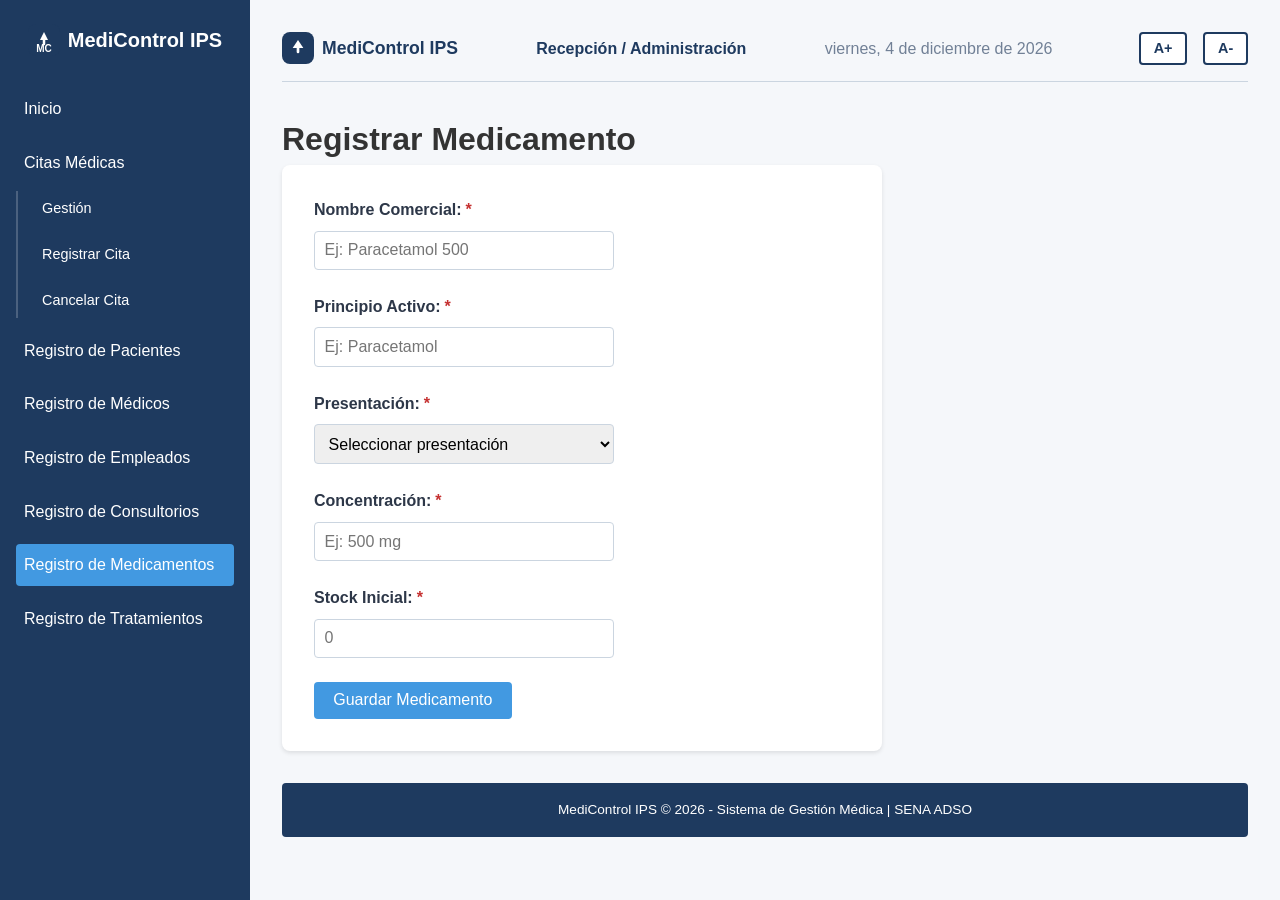
<file: registrar-medicamento.html>
<!DOCTYPE html>
<html lang="es">
<head>
  <meta charset="UTF-8">
  <meta name="viewport" content="width=device-width, initial-scale=1.0">
  <title>MediControl IPS - Registrar Medicamento</title>
  <link rel="stylesheet" href="css/styles.css">
</head>
<body>
  <div class="layout">
    <aside class="sidebar">
      <div class="logo-container">
        <svg class="logo-svg" viewBox="0 0 32 32" fill="none" xmlns="http://www.w3.org/2000/svg" aria-label="Logo MediControl IPS">
          <rect width="32" height="32" rx="8" fill="#1E3A5F"/>
          <path d="M16 8L20 16L12 16Z" fill="#FFFFFF"/>
          <path d="M16 12L16 20" stroke="#FFFFFF" stroke-width="2.5" stroke-linecap="round"/>
          <text x="16" y="28" font-family="Arial" font-size="10" font-weight="bold" fill="#FFFFFF" text-anchor="middle">MC</text>
        </svg>
        <span class="logo-texto">MediControl IPS</span>
      </div>
      <nav>
        <ul>
          <li><a href="index.html" class="menu-opcion">Inicio</a></li>
          <li>
            <a href="#" class="menu-opcion">Citas Médicas</a>
            <ul class="submenu">
              <li><a href="citas.html" class="menu-opcion">Gestión</a></li>
              <li><a href="registrar-cita.html" class="menu-opcion">Registrar Cita</a></li>
              <li><a href="cancelar-cita.html" class="menu-opcion">Cancelar Cita</a></li>
            </ul>
          </li>
          <li><a href="registrar-paciente.html" class="menu-opcion">Registro de Pacientes</a></li>
          <li><a href="registrar-medico.html" class="menu-opcion">Registro de Médicos</a></li>
          <li><a href="registrar-empleado.html" class="menu-opcion">Registro de Empleados</a></li>
          <li><a href="registrar-consultorio.html" class="menu-opcion">Registro de Consultorios</a></li>
          <li><a href="registrar-medicamento.html" class="menu-opcion activa">Registro de Medicamentos</a></li>
          <li><a href="registrar-tratamiento.html" class="menu-opcion">Registro de Tratamientos</a></li>
        </ul>
      </nav>
    </aside>

    <main class="contenido-principal">
      <header class="header">
        <div class="marca">
          <svg class="logo-svg" viewBox="0 0 24 24" fill="none" xmlns="http://www.w3.org/2000/svg" aria-label="Logo MediControl IPS">
            <rect width="24" height="24" rx="6" fill="#1E3A5F"/>
            <path d="M12 6L16 12L8 12Z" fill="#FFFFFF"/>
            <path d="M12 9L12 15" stroke="#FFFFFF" stroke-width="2" stroke-linecap="round"/>
          </svg>
          <span>MediControl IPS</span>
        </div>
        <div class="usuario">Recepción / Administración</div>
        <div class="fecha" id="fecha"></div>
        <div class="controles-acceso">
          <button class="btn-accesibilidad" id="btn-aumentar" title="Aumentar tamaño de texto (A+)">A+</button>
          <button class="btn-accesibilidad" id="btn-disminuir" title="Reducir tamaño de texto (A-)">A-</button>
        </div>
      </header>

      <h1>Registrar Medicamento</h1>

      <div class="formulario">
        <form id="form-registrar-medicamento">
          <div class="form-group">
            <label for="nombre-comercial">Nombre Comercial:<span class="asterisco-requerido">*</span></label>
            <input type="text" id="nombre-comercial" name="nombre-comercial" placeholder="Ej: Paracetamol 500" required>
          </div>
          <div class="form-group">
            <label for="principio-activo">Principio Activo:<span class="asterisco-requerido">*</span></label>
            <input type="text" id="principio-activo" name="principio-activo" placeholder="Ej: Paracetamol" required>
          </div>
          <div class="form-group">
            <label for="presentacion">Presentación:<span class="asterisco-requerido">*</span></label>
            <select id="presentacion" name="presentacion" required>
              <option value="">Seleccionar presentación</option>
              <option value="Tabletas">Tabletas</option>
              <option value="Jarabe">Jarabe</option>
              <option value="Inyectable">Inyectable</option>
              <option value="Cápsulas">Cápsulas</option>
              <option value="Gotas">Gotas</option>
            </select>
          </div>
          <div class="form-group">
            <label for="concentracion">Concentración:<span class="asterisco-requerido">*</span></label>
            <input type="text" id="concentracion" name="concentracion" placeholder="Ej: 500 mg" required>
          </div>
          <div class="form-group">
            <label for="stock-inicial">Stock Inicial:<span class="asterisco-requerido">*</span></label>
            <input type="number" id="stock-inicial" name="stock-inicial" min="0" placeholder="0" required>
          </div>
          <div class="form-acciones">
            <button type="submit" class="btn-primario">Guardar Medicamento</button>
          </div>
        </form>
      </div>

      <footer class="pie-pagina"><p>MediControl IPS &copy; 2026 - Sistema de Gestión Médica | SENA ADSO</p></footer>
    </main>
  </div>

  <script>
    document.getElementById('fecha').textContent = new Date().toLocaleDateString('es-ES', {
      weekday: 'long',
      year: 'numeric',
      month: 'long',
      day: 'numeric'
    });

    const btnAumentar = document.getElementById('btn-aumentar');
    const btnDisminuir = document.getElementById('btn-disminuir');

    btnAumentar.addEventListener('click', function() {
      document.body.classList.remove('font-size-disminuido');
      document.body.classList.add('font-size-aumentado');
    });

    btnDisminuir.addEventListener('click', function() {
      document.body.classList.remove('font-size-aumentado');
      document.body.classList.add('font-size-disminuido');
    });
  </script>
</body>
</html>
</file>
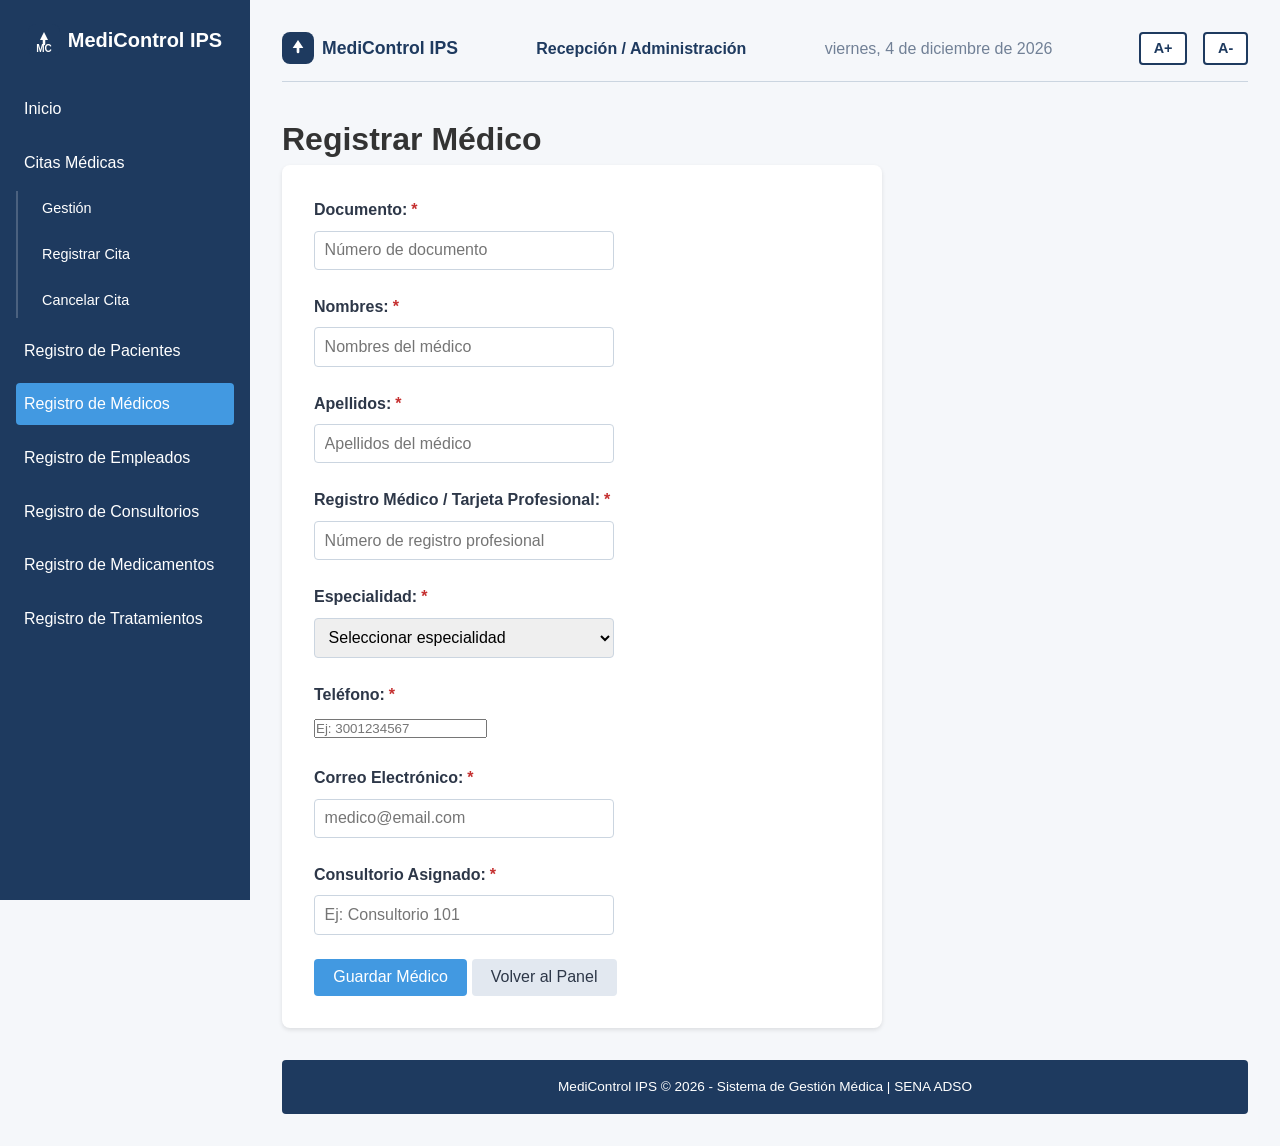
<file: registrar-medico.html>
<!DOCTYPE html>
<html lang="es">
<head>
  <meta charset="UTF-8">
  <meta name="viewport" content="width=device-width, initial-scale=1.0">
  <title>MediControl IPS - Registrar Médico</title>
  <link rel="stylesheet" href="css/styles.css">
</head>
<body>
  <div class="layout">
    <aside class="sidebar">
      <div class="logo-container">
        <svg class="logo-svg" viewBox="0 0 32 32" fill="none" xmlns="http://www.w3.org/2000/svg" aria-label="Logo MediControl IPS">
          <rect width="32" height="32" rx="8" fill="#1E3A5F"/>
          <path d="M16 8L20 16L12 16Z" fill="#FFFFFF"/>
          <path d="M16 12L16 20" stroke="#FFFFFF" stroke-width="2.5" stroke-linecap="round"/>
          <text x="16" y="28" font-family="Arial" font-size="10" font-weight="bold" fill="#FFFFFF" text-anchor="middle">MC</text>
        </svg>
        <span class="logo-texto">MediControl IPS</span>
      </div>
      <nav>
        <ul>
          <li><a href="index.html" class="menu-opcion">Inicio</a></li>
          <li>
            <a href="#" class="menu-opcion">Citas Médicas</a>
            <ul class="submenu">
              <li><a href="citas.html" class="menu-opcion">Gestión</a></li>
              <li><a href="registrar-cita.html" class="menu-opcion">Registrar Cita</a></li>
              <li><a href="cancelar-cita.html" class="menu-opcion">Cancelar Cita</a></li>
            </ul>
          </li>
          <li><a href="registrar-paciente.html" class="menu-opcion">Registro de Pacientes</a></li>
          <li><a href="registrar-medico.html" class="menu-opcion activa">Registro de Médicos</a></li>
          <li><a href="registrar-empleado.html" class="menu-opcion">Registro de Empleados</a></li>
          <li><a href="registrar-consultorio.html" class="menu-opcion">Registro de Consultorios</a></li>
          <li><a href="registrar-medicamento.html" class="menu-opcion">Registro de Medicamentos</a></li>
          <li><a href="registrar-tratamiento.html" class="menu-opcion">Registro de Tratamientos</a></li>
        </ul>
      </nav>
    </aside>

    <main class="contenido-principal">
      <header class="header">
        <div class="marca">
          <svg class="logo-svg" viewBox="0 0 24 24" fill="none" xmlns="http://www.w3.org/2000/svg" aria-label="Logo MediControl IPS">
            <rect width="24" height="24" rx="6" fill="#1E3A5F"/>
            <path d="M12 6L16 12L8 12Z" fill="#FFFFFF"/>
            <path d="M12 9L12 15" stroke="#FFFFFF" stroke-width="2" stroke-linecap="round"/>
          </svg>
          <span>MediControl IPS</span>
        </div>
        <div class="usuario">Recepción / Administración</div>
        <div class="fecha" id="fecha"></div>
        <div class="controles-acceso">
          <button class="btn-accesibilidad" id="btn-aumentar" title="Aumentar tamaño de texto (A+)">A+</button>
          <button class="btn-accesibilidad" id="btn-disminuir" title="Reducir tamaño de texto (A-)">A-</button>
        </div>
      </header>

      <h1>Registrar Médico</h1>

      <div class="formulario">
        <form id="form-registrar-medico">
          <div class="form-group">
            <label for="documento">Documento:<span class="asterisco-requerido">*</span></label>
            <input type="text" id="documento" name="documento" placeholder="Número de documento" required>
          </div>
          <div class="form-group">
            <label for="nombres">Nombres:<span class="asterisco-requerido">*</span></label>
            <input type="text" id="nombres" name="nombres" placeholder="Nombres del médico" required>
          </div>
          <div class="form-group">
            <label for="apellidos">Apellidos:<span class="asterisco-requerido">*</span></label>
            <input type="text" id="apellidos" name="apellidos" placeholder="Apellidos del médico" required>
          </div>
          <div class="form-group">
            <label for="registro-medico">Registro Médico / Tarjeta Profesional:<span class="asterisco-requerido">*</span></label>
            <input type="text" id="registro-medico" name="registro-medico" placeholder="Número de registro profesional" required>
          </div>
          <div class="form-group">
            <label for="especialidad">Especialidad:<span class="asterisco-requerido">*</span></label>
            <select id="especialidad" name="especialidad" required>
              <option value="">Seleccionar especialidad</option>
              <option value="Medicina General">Medicina General</option>
              <option value="Pediatría">Pediatría</option>
              <option value="Ginecología">Ginecología</option>
              <option value="Cardiología">Cardiología</option>
              <option value="Dermatología">Dermatología</option>
              <option value="Traumatología">Traumatología</option>
            </select>
          </div>
          <div class="form-group">
            <label for="telefono">Teléfono:<span class="asterisco-requerido">*</span></label>
            <input type="tel" id="telefono" name="telefono" placeholder="Ej: 3001234567" required>
          </div>
          <div class="form-group">
            <label for="correo">Correo Electrónico:<span class="asterisco-requerido">*</span></label>
            <input type="email" id="correo" name="correo" placeholder="medico@email.com" required>
          </div>
          <div class="form-group">
            <label for="consultorio">Consultorio Asignado:<span class="asterisco-requerido">*</span></label>
            <input type="text" id="consultorio" name="consultorio" placeholder="Ej: Consultorio 101" required>
          </div>
          <div class="form-acciones">
            <button type="submit" class="btn-primario">Guardar Médico</button>
            <button type="button" class="btn-secundario" onclick="location.href='index.html'">Volver al Panel</button>
          </div>
        </form>
      </div>

      <footer class="pie-pagina"><p>MediControl IPS &copy; 2026 - Sistema de Gestión Médica | SENA ADSO</p></footer>
    </main>
  </div>

  <script>
    document.getElementById('fecha').textContent = new Date().toLocaleDateString('es-ES', {
      weekday: 'long',
      year: 'numeric',
      month: 'long',
      day: 'numeric'
    });

    const btnAumentar = document.getElementById('btn-aumentar');
    const btnDisminuir = document.getElementById('btn-disminuir');

    btnAumentar.addEventListener('click', function() {
      document.body.classList.remove('font-size-disminuido');
      document.body.classList.add('font-size-aumentado');
    });

    btnDisminuir.addEventListener('click', function() {
      document.body.classList.remove('font-size-aumentado');
      document.body.classList.add('font-size-disminuido');
    });
  </script>
</body>
</html>
</file>
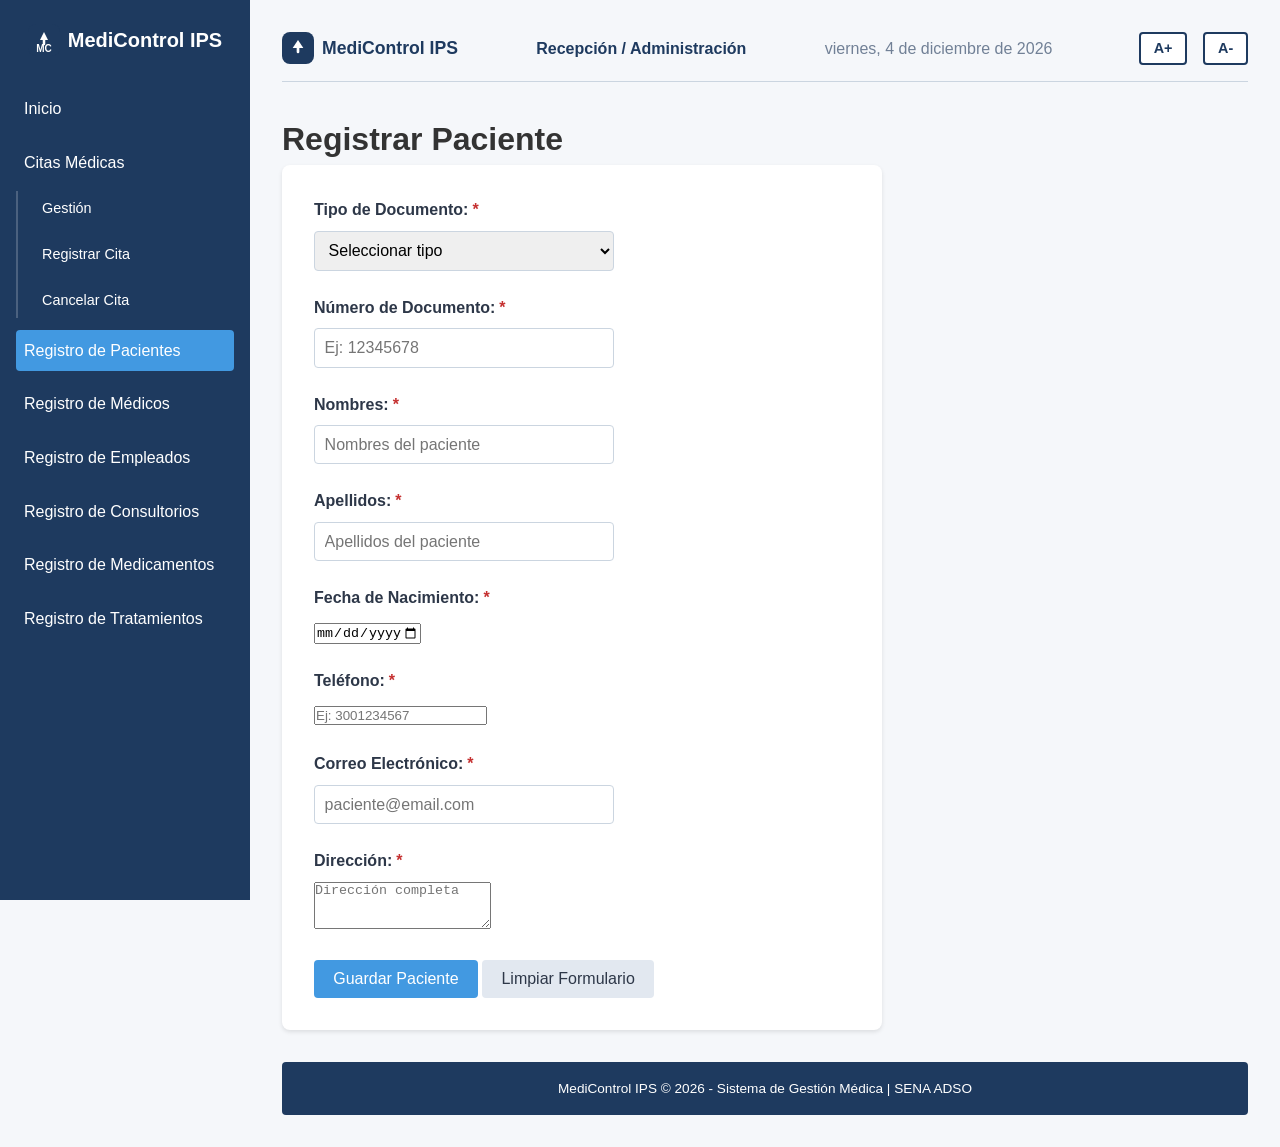
<file: registrar-paciente.html>
<!DOCTYPE html>
<html lang="es">
<head>
  <meta charset="UTF-8">
  <meta name="viewport" content="width=device-width, initial-scale=1.0">
  <title>MediControl IPS - Registrar Paciente</title>
  <link rel="stylesheet" href="css/styles.css">
</head>
<body>
  <div class="layout">
    <aside class="sidebar">
      <div class="logo-container">
        <svg class="logo-svg" viewBox="0 0 32 32" fill="none" xmlns="http://www.w3.org/2000/svg" aria-label="Logo MediControl IPS">
          <rect width="32" height="32" rx="8" fill="#1E3A5F"/>
          <path d="M16 8L20 16L12 16Z" fill="#FFFFFF"/>
          <path d="M16 12L16 20" stroke="#FFFFFF" stroke-width="2.5" stroke-linecap="round"/>
          <text x="16" y="28" font-family="Arial" font-size="10" font-weight="bold" fill="#FFFFFF" text-anchor="middle">MC</text>
        </svg>
        <span class="logo-texto">MediControl IPS</span>
      </div>
      <nav>
        <ul>
          <li><a href="index.html" class="menu-opcion">Inicio</a></li>
          <li>
            <a href="#" class="menu-opcion">Citas Médicas</a>
            <ul class="submenu">
              <li><a href="citas.html" class="menu-opcion">Gestión</a></li>
              <li><a href="registrar-cita.html" class="menu-opcion">Registrar Cita</a></li>
              <li><a href="cancelar-cita.html" class="menu-opcion">Cancelar Cita</a></li>
            </ul>
          </li>
          <li><a href="registrar-paciente.html" class="menu-opcion activa">Registro de Pacientes</a></li>
          <li><a href="registrar-medico.html" class="menu-opcion">Registro de Médicos</a></li>
          <li><a href="registrar-empleado.html" class="menu-opcion">Registro de Empleados</a></li>
          <li><a href="registrar-consultorio.html" class="menu-opcion">Registro de Consultorios</a></li>
          <li><a href="registrar-medicamento.html" class="menu-opcion">Registro de Medicamentos</a></li>
          <li><a href="registrar-tratamiento.html" class="menu-opcion">Registro de Tratamientos</a></li>
        </ul>
      </nav>
    </aside>

    <main class="contenido-principal">
      <header class="header">
        <div class="marca">
          <svg class="logo-svg" viewBox="0 0 24 24" fill="none" xmlns="http://www.w3.org/2000/svg" aria-label="Logo MediControl IPS">
            <rect width="24" height="24" rx="6" fill="#1E3A5F"/>
            <path d="M12 6L16 12L8 12Z" fill="#FFFFFF"/>
            <path d="M12 9L12 15" stroke="#FFFFFF" stroke-width="2" stroke-linecap="round"/>
          </svg>
          <span>MediControl IPS</span>
        </div>
        <div class="usuario">Recepción / Administración</div>
        <div class="fecha" id="fecha"></div>
        <div class="controles-acceso">
          <button class="btn-accesibilidad" id="btn-aumentar" title="Aumentar tamaño de texto (A+)">A+</button>
          <button class="btn-accesibilidad" id="btn-disminuir" title="Reducir tamaño de texto (A-)">A-</button>
        </div>
      </header>

      <h1>Registrar Paciente</h1>

      <div class="formulario">
        <form id="form-registrar-paciente">
          <div class="form-group">
            <label for="tipo-documento">Tipo de Documento:<span class="asterisco-requerido">*</span></label>
            <select id="tipo-documento" name="tipo-documento" required>
              <option value="">Seleccionar tipo</option>
              <option value="CC">Cédula de Ciudadanía (CC)</option>
              <option value="TI">Tarjeta de Identidad (TI)</option>
              <option value="CE">Cédula de Extranjería (CE)</option>
              <option value="PP">Pasaporte (PP)</option>
            </select>
          </div>
          <div class="form-group">
            <label for="numero-documento">Número de Documento:<span class="asterisco-requerido">*</span></label>
            <input type="text" id="numero-documento" name="numero-documento" placeholder="Ej: 12345678" required>
          </div>
          <div class="form-group">
            <label for="nombres">Nombres:<span class="asterisco-requerido">*</span></label>
            <input type="text" id="nombres" name="nombres" placeholder="Nombres del paciente" required>
          </div>
          <div class="form-group">
            <label for="apellidos">Apellidos:<span class="asterisco-requerido">*</span></label>
            <input type="text" id="apellidos" name="apellidos" placeholder="Apellidos del paciente" required>
          </div>
          <div class="form-group">
            <label for="fecha-nacimiento">Fecha de Nacimiento:<span class="asterisco-requerido">*</span></label>
            <input type="date" id="fecha-nacimiento" name="fecha-nacimiento" required>
          </div>
          <div class="form-group">
            <label for="telefono">Teléfono:<span class="asterisco-requerido">*</span></label>
            <input type="tel" id="telefono" name="telefono" placeholder="Ej: 3001234567" required>
          </div>
          <div class="form-group">
            <label for="correo">Correo Electrónico:<span class="asterisco-requerido">*</span></label>
            <input type="email" id="correo" name="correo" placeholder="paciente@email.com" required>
          </div>
          <div class="form-group">
            <label for="direccion">Dirección:<span class="asterisco-requerido">*</span></label>
            <textarea id="direccion" name="direccion" rows="3" placeholder="Dirección completa" required></textarea>
          </div>
          <div class="form-acciones">
            <button type="submit" class="btn-primario">Guardar Paciente</button>
            <button type="reset" class="btn-secundario">Limpiar Formulario</button>
          </div>
        </form>
      </div>

      <footer class="pie-pagina"><p>MediControl IPS &copy; 2026 - Sistema de Gestión Médica | SENA ADSO</p></footer>
    </main>
  </div>

  <script>
    document.getElementById('fecha').textContent = new Date().toLocaleDateString('es-ES', {
      weekday: 'long',
      year: 'numeric',
      month: 'long',
      day: 'numeric'
    });

    const btnAumentar = document.getElementById('btn-aumentar');
    const btnDisminuir = document.getElementById('btn-disminuir');

    btnAumentar.addEventListener('click', function() {
      document.body.classList.remove('font-size-disminuido');
      document.body.classList.add('font-size-aumentado');
    });

    btnDisminuir.addEventListener('click', function() {
      document.body.classList.remove('font-size-aumentado');
      document.body.classList.add('font-size-disminuido');
    });

    const fechaInput = document.getElementById('fecha-nacimiento');
    const hoy = new Date().toISOString().split('T')[0];
    fechaInput.setAttribute('max', hoy);
  </script>
</body>
</html>
</file>
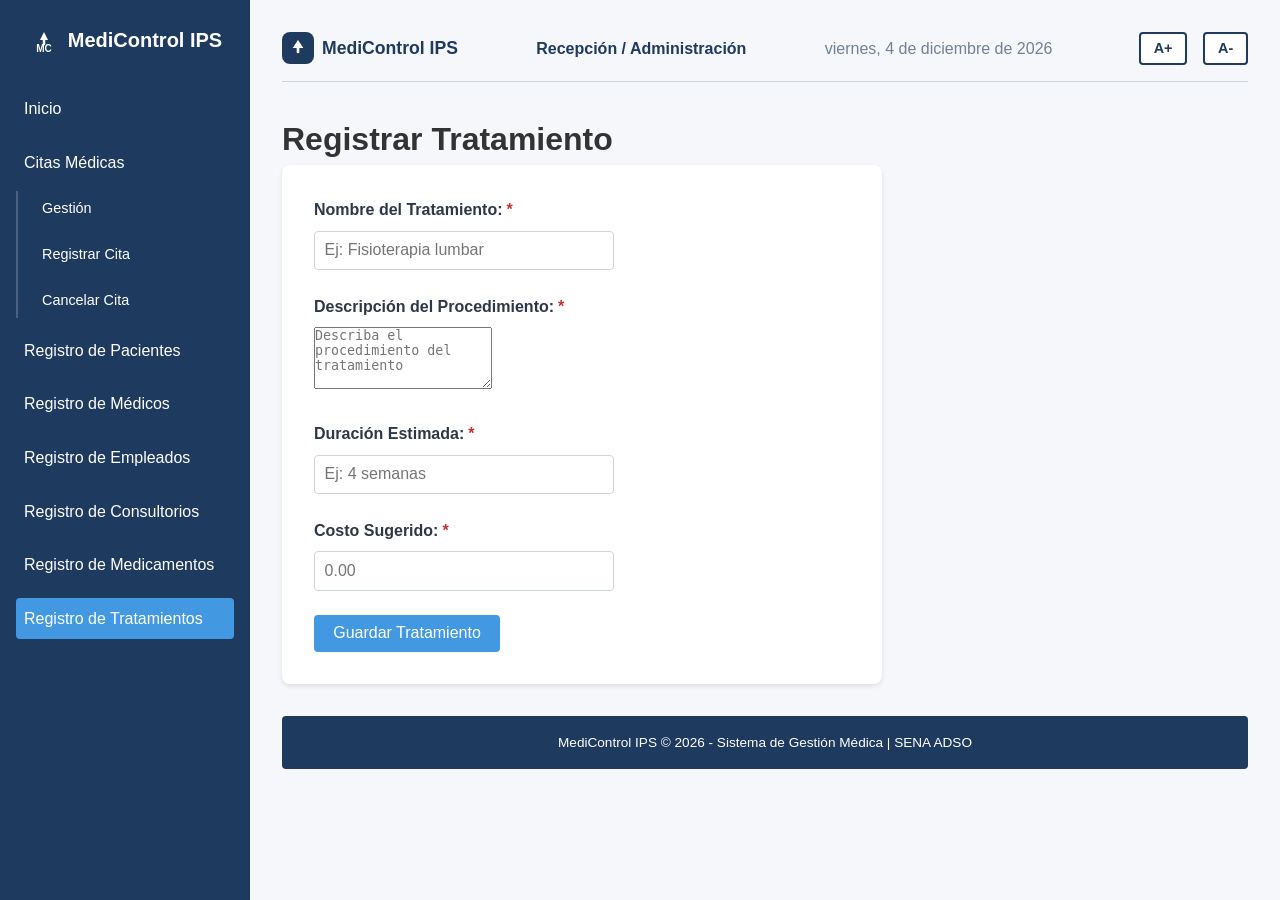
<file: registrar-tratamiento.html>
<!DOCTYPE html>
<html lang="es">
<head>
  <meta charset="UTF-8">
  <meta name="viewport" content="width=device-width, initial-scale=1.0">
  <title>MediControl IPS - Registrar Tratamiento</title>
  <link rel="stylesheet" href="css/styles.css">
</head>
<body>
  <div class="layout">
    <aside class="sidebar">
      <div class="logo-container">
        <svg class="logo-svg" viewBox="0 0 32 32" fill="none" xmlns="http://www.w3.org/2000/svg" aria-label="Logo MediControl IPS">
          <rect width="32" height="32" rx="8" fill="#1E3A5F"/>
          <path d="M16 8L20 16L12 16Z" fill="#FFFFFF"/>
          <path d="M16 12L16 20" stroke="#FFFFFF" stroke-width="2.5" stroke-linecap="round"/>
          <text x="16" y="28" font-family="Arial" font-size="10" font-weight="bold" fill="#FFFFFF" text-anchor="middle">MC</text>
        </svg>
        <span class="logo-texto">MediControl IPS</span>
      </div>
      <nav>
        <ul>
          <li><a href="index.html" class="menu-opcion">Inicio</a></li>
          <li>
            <a href="#" class="menu-opcion">Citas Médicas</a>
            <ul class="submenu">
              <li><a href="citas.html" class="menu-opcion">Gestión</a></li>
              <li><a href="registrar-cita.html" class="menu-opcion">Registrar Cita</a></li>
              <li><a href="cancelar-cita.html" class="menu-opcion">Cancelar Cita</a></li>
            </ul>
          </li>
          <li><a href="registrar-paciente.html" class="menu-opcion">Registro de Pacientes</a></li>
          <li><a href="registrar-medico.html" class="menu-opcion">Registro de Médicos</a></li>
          <li><a href="registrar-empleado.html" class="menu-opcion">Registro de Empleados</a></li>
          <li><a href="registrar-consultorio.html" class="menu-opcion">Registro de Consultorios</a></li>
          <li><a href="registrar-medicamento.html" class="menu-opcion">Registro de Medicamentos</a></li>
          <li><a href="registrar-tratamiento.html" class="menu-opcion activa">Registro de Tratamientos</a></li>
        </ul>
      </nav>
    </aside>

    <main class="contenido-principal">
      <header class="header">
        <div class="marca">
          <svg class="logo-svg" viewBox="0 0 24 24" fill="none" xmlns="http://www.w3.org/2000/svg" aria-label="Logo MediControl IPS">
            <rect width="24" height="24" rx="6" fill="#1E3A5F"/>
            <path d="M12 6L16 12L8 12Z" fill="#FFFFFF"/>
            <path d="M12 9L12 15" stroke="#FFFFFF" stroke-width="2" stroke-linecap="round"/>
          </svg>
          <span>MediControl IPS</span>
        </div>
        <div class="usuario">Recepción / Administración</div>
        <div class="fecha" id="fecha"></div>
        <div class="controles-acceso">
          <button class="btn-accesibilidad" id="btn-aumentar" title="Aumentar tamaño de texto (A+)">A+</button>
          <button class="btn-accesibilidad" id="btn-disminuir" title="Reducir tamaño de texto (A-)">A-</button>
        </div>
      </header>

      <h1>Registrar Tratamiento</h1>

      <div class="formulario">
        <form id="form-registrar-tratamiento">
          <div class="form-group">
            <label for="nombre-tratamiento">Nombre del Tratamiento:<span class="asterisco-requerido">*</span></label>
            <input type="text" id="nombre-tratamiento" name="nombre-tratamiento" placeholder="Ej: Fisioterapia lumbar" required>
          </div>
          <div class="form-group">
            <label for="descripcion">Descripción del Procedimiento:<span class="asterisco-requerido">*</span></label>
            <textarea id="descripcion" name="descripcion" rows="4" placeholder="Describa el procedimiento del tratamiento" required></textarea>
          </div>
          <div class="form-group">
            <label for="duracion">Duración Estimada:<span class="asterisco-requerido">*</span></label>
            <input type="text" id="duracion" name="duracion" placeholder="Ej: 4 semanas" required>
          </div>
          <div class="form-group">
            <label for="costo">Costo Sugerido:<span class="asterisco-requerido">*</span></label>
            <input type="number" id="costo" name="costo" min="0" step="0.01" placeholder="0.00" required>
          </div>
          <div class="form-acciones">
            <button type="submit" class="btn-primario">Guardar Tratamiento</button>
          </div>
        </form>
      </div>

      <footer class="pie-pagina"><p>MediControl IPS &copy; 2026 - Sistema de Gestión Médica | SENA ADSO</p></footer>
    </main>
  </div>

  <script>
    document.getElementById('fecha').textContent = new Date().toLocaleDateString('es-ES', {
      weekday: 'long',
      year: 'numeric',
      month: 'long',
      day: 'numeric'
    });

    const btnAumentar = document.getElementById('btn-aumentar');
    const btnDisminuir = document.getElementById('btn-disminuir');

    btnAumentar.addEventListener('click', function() {
      document.body.classList.remove('font-size-disminuido');
      document.body.classList.add('font-size-aumentado');
    });

    btnDisminuir.addEventListener('click', function() {
      document.body.classList.remove('font-size-aumentado');
      document.body.classList.add('font-size-disminuido');
    });
  </script>
</body>
</html>
</file>
<file: css/styles.css>
:root {
  --color-principal: #1E3A5F;
  --color-secundario: #4299E1;
  --color-fondo: #F5F7FA;
  --color-tarjeta: #FFFFFF;
  --color-exito: #276749;
  --color-advertencia: #D69E2E;
  --color-error: #C53030;

  --font-family: Arial, sans-serif;
  --font-size-base: 16px;
  --sidebar-width: 250px;
}

body.font-size-aumentado {
  font-size: 20px;
}

body.font-size-disminuido {
  font-size: 14px;
}

.logo-container {
  display: flex;
  align-items: center;
  gap: 0.5rem;
  justify-content: center;
  margin-bottom: 2rem;
}

.logo-svg {
  width: 32px;
  height: 32px;
}

.logo-texto {
  font-size: 1.25rem;
  font-weight: bold;
  color: #fff;
}

.badge {
  display: inline-flex;
  align-items: center;
  padding: 0.25rem 0.75rem;
  border-radius: 9999px;
  font-size: 0.85rem;
  font-weight: 700;
  text-transform: uppercase;
  letter-spacing: 0.05em;
}

.badge-confirmada {
  background-color: #E6F4EA;
  color: #276749;
}

.badge-espera {
  background-color: #FEF3C7;
  color: #D69E2E;
}

.badge-cancelada {
  background-color: #FDE8E8;
  color: #C53030;
}

.asterisco-requerido {
  color: #C53030;
  margin-left: 0.25rem;
}

.invalido {
  border-color: #C53030 !important;
  outline-color: #C53030;
}

.valido {
  border-color: #276749 !important;
  outline-color: #276749;
}

.btn-accesibilidad {
  background-color: #fff;
  color: var(--color-principal);
  border: 2px solid var(--color-principal);
  padding: 0.4rem 0.8rem;
  font-size: 0.9rem;
  font-weight: 700;
  border-radius: 4px;
  cursor: pointer;
  margin-left: 0.5rem;
  transition: all 0.2s;
}

.btn-accesibilidad:hover {
  background-color: var(--color-principal);
  color: #fff;
}

* {
  margin: 0;
  padding: 0;
  box-sizing: border-box;
}

body {
  font-family: var(--font-family);
  font-size: var(--font-size-base);
  background-color: var(--color-fondo);
  color: #333;
  line-height: 1.6;
}

.layout {
  display: flex;
  min-height: 100vh;
}

.sidebar {
  width: var(--sidebar-width);
  background-color: var(--color-principal);
  color: #fff;
  height: 100vh;
  position: fixed;
  top: 0;
  left: 0;
  padding: 1.5rem 1rem;
  display: flex;
  flex-direction: column;
}

.sidebar .logo {
  font-size: 1.5rem;
  font-weight: bold;
  margin-bottom: 2rem;
  text-align: center;
}

.sidebar nav ul {
  list-style: none;
}

.sidebar nav ul li {
  margin-bottom: 0.75rem;
}

.menu-opcion {
  display: flex;
  align-items: center;
  gap: 12px;
  color: #fff;
  text-decoration: none;
  padding: 0.5rem;
  border-radius: 4px;
  transition: background-color 0.2s;
}

.menu-opcion svg {
  width: 20px;
  height: 20px;
  fill: currentColor;
  flex-shrink: 0;
}

.menu-opcion:hover,
.menu-opcion.activa {
  background-color: var(--color-secundario);
}

.menu-opcion:hover svg,
.menu-opcion.activa svg {
  fill: currentColor;
}

.sidebar nav ul li a {
  color: #fff;
  text-decoration: none;
  display: block;
  padding: 0.5rem;
  border-radius: 4px;
  transition: background-color 0.2s;
}

.sidebar nav ul li a:hover,
.sidebar nav ul li a.active {
  background-color: var(--color-secundario);
}

.submenu {
  list-style: none;
  padding-left: 1rem;
  margin-top: 0.5rem;
  border-left: 2px solid rgba(255, 255, 255, 0.2);
}

.submenu li {
  margin-bottom: 0.5rem;
}

.submenu .menu-opcion {
  font-size: 0.9rem;
  padding: 0.35rem 0.5rem;
  border-radius: 4px;
}

.pie-pagina {
  margin-top: 2rem;
  padding: 1rem;
  background-color: var(--color-principal);
  color: #fff;
  text-align: center;
  font-size: 0.85rem;
  border-radius: 4px;
}

.contenido-principal {
  margin-left: var(--sidebar-width);
  padding: 2rem;
  flex: 1;
}

.btn-primario {
  background-color: var(--color-secundario);
  color: #fff;
  border: none;
  padding: 0.6rem 1.2rem;
  font-size: 1rem;
  font-family: var(--font-family);
  border-radius: 4px;
  cursor: pointer;
  transition: background-color 0.2s;
}

.btn-primario:hover {
  background-color: #3182CE;
}

.btn-secundario {
  background-color: #E2E8F0;
  color: #2D3748;
  border: none;
  padding: 0.6rem 1.2rem;
  font-size: 1rem;
  font-family: var(--font-family);
  border-radius: 4px;
  cursor: pointer;
  transition: background-color 0.2s;
}

.btn-secundario:hover {
  background-color: #CBD5E0;
}

label {
  display: block;
  margin-bottom: 0.5rem;
  font-weight: 600;
  color: #2D3748;
}

.header {
  display: flex;
  justify-content: space-between;
  align-items: center;
  margin-bottom: 2rem;
  padding-bottom: 1rem;
  border-bottom: 1px solid #CBD5E0;
}

.header .marca {
  display: flex;
  align-items: center;
  gap: 0.5rem;
  font-weight: 700;
  color: var(--color-principal);
  font-size: 1.1rem;
}

.header .usuario {
  font-weight: 600;
  color: var(--color-principal);
}

.header .fecha {
  color: #718096;
}

.header .controles-acceso {
  display: flex;
  gap: 0.5rem;
}

.metricas {
  display: grid;
  grid-template-columns: repeat(auto-fit, minmax(200px, 1fr));
  gap: 1rem;
  margin-bottom: 2rem;
}

.tarjeta {
  background-color: var(--color-tarjeta);
  border: 1px solid #CBD5E0;
  border-radius: 8px;
  padding: 1.5rem;
  box-shadow: 0 2px 4px rgba(0, 0, 0, 0.1);
}

.tarjeta h3 {
  font-size: 0.9rem;
  color: #718096;
  margin-bottom: 0.5rem;
  text-transform: uppercase;
}

.tarjeta .valor {
  font-size: 2rem;
  font-weight: bold;
  color: var(--color-principal);
}

.accesos-rapidos {
  display: flex;
  gap: 1rem;
  margin-bottom: 2rem;
}

table {
  width: 100%;
  border-collapse: collapse;
  background-color: var(--color-tarjeta);
  border-radius: 8px;
  overflow: hidden;
  box-shadow: 0 2px 4px rgba(0, 0, 0, 0.1);
  margin-bottom: 2rem;
}

table th,
table td {
  padding: 1rem;
  text-align: left;
  border-bottom: 1px solid #E2E8F0;
}

table th {
  background-color: var(--color-principal);
  color: #fff;
  font-weight: 600;
  text-transform: uppercase;
  font-size: 0.85rem;
}

table tr:last-child td {
  border-bottom: none;
}

table tr:hover {
  background-color: #EBF4FF;
}

.acciones {
  display: flex;
  gap: 0.5rem;
}

.btn-editar {
  background-color: var(--color-secundario);
  color: #fff;
  border: none;
  padding: 0.4rem 0.8rem;
  font-size: 0.85rem;
  border-radius: 4px;
  cursor: pointer;
}

.btn-eliminar {
  background-color: var(--color-error);
  color: #fff;
  border: none;
  padding: 0.4rem 0.8rem;
  font-size: 0.85rem;
  border-radius: 4px;
  cursor: pointer;
}

.btn-advertencia {
  background-color: var(--color-error);
  color: #fff;
  border: none;
  padding: 0.6rem 1.2rem;
  font-size: 1rem;
  font-family: var(--font-family);
  border-radius: 4px;
  cursor: pointer;
  transition: background-color 0.2s;
}

.btn-advertencia:hover {
  background-color: #A02828;
}

.filtro-busqueda {
  margin-bottom: 1.5rem;
  display: flex;
  gap: 1rem;
  align-items: center;
}

.filtro-busqueda input[type="text"],
.filtro-busqueda input[type="date"],
.filtro-busqueda input[type="time"],
select,
input[type="text"],
input[type="email"],
input[type="number"] {
  padding: 0.6rem;
  border: 1px solid #CBD5E0;
  border-radius: 4px;
  font-size: 1rem;
  font-family: var(--font-family);
  width: 100%;
  max-width: 300px;
}

.formulario {
  background-color: var(--color-tarjeta);
  padding: 2rem;
  border-radius: 8px;
  box-shadow: 0 2px 4px rgba(0, 0, 0, 0.1);
  max-width: 600px;
}

.form-group {
  margin-bottom: 1.5rem;
}

.modal {
  display: none;
  position: fixed;
  top: 0;
  left: 0;
  width: 100%;
  height: 100%;
  background-color: rgba(0, 0, 0, 0.5);
  justify-content: center;
  align-items: center;
  z-index: 1000;
}

.modal.activo {
  display: flex;
}

.modal-contenido {
  background-color: var(--color-tarjeta);
  padding: 2rem;
  border-radius: 8px;
  max-width: 500px;
  width: 90%;
  text-align: center;
  box-shadow: 0 4px 12px rgba(0, 0, 0, 0.2);
}

.modal-exito {
  color: var(--color-exito);
  font-size: 2rem;
  margin-bottom: 1rem;
}

.modal-mensaje {
  font-size: 1.25rem;
  font-weight: 600;
  margin-bottom: 1.5rem;
  color: #2D3748;
}

.modal-acciones {
  display: flex;
  justify-content: center;
  gap: 1rem;
}
</file>
